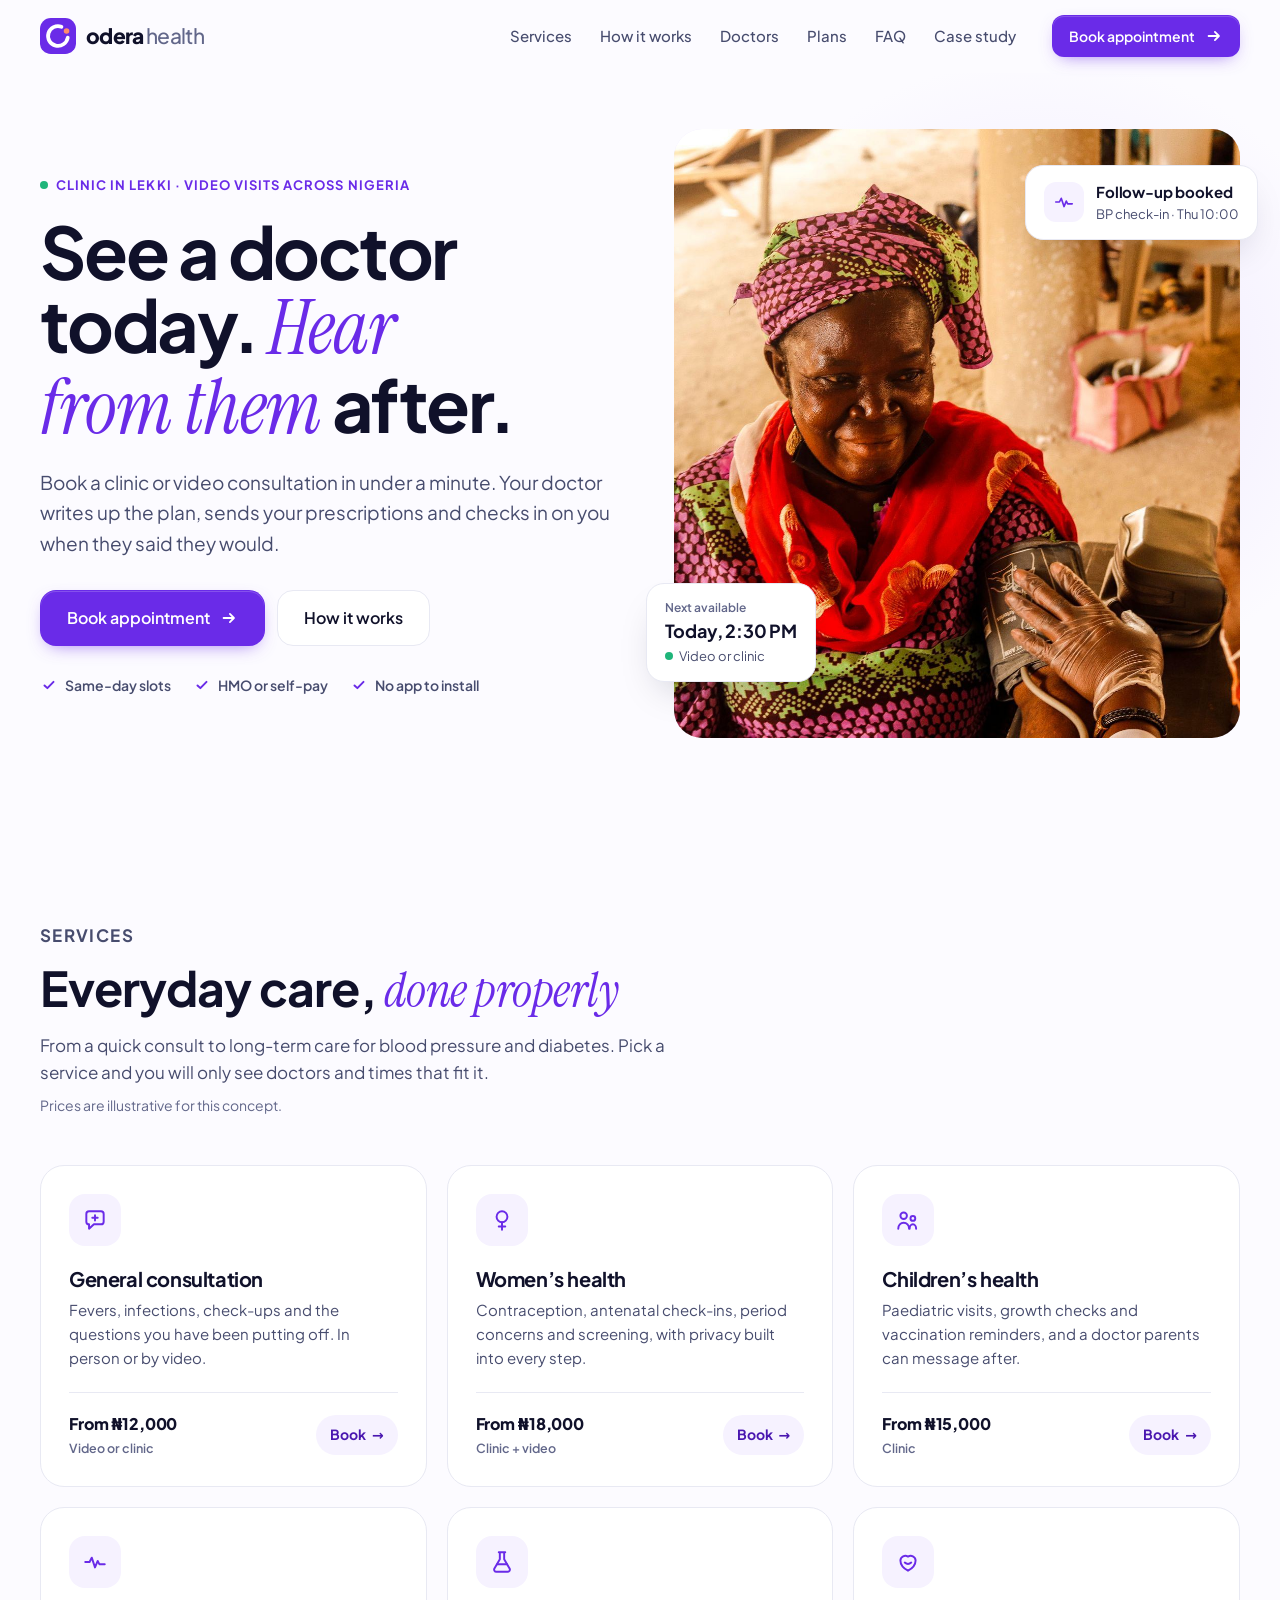
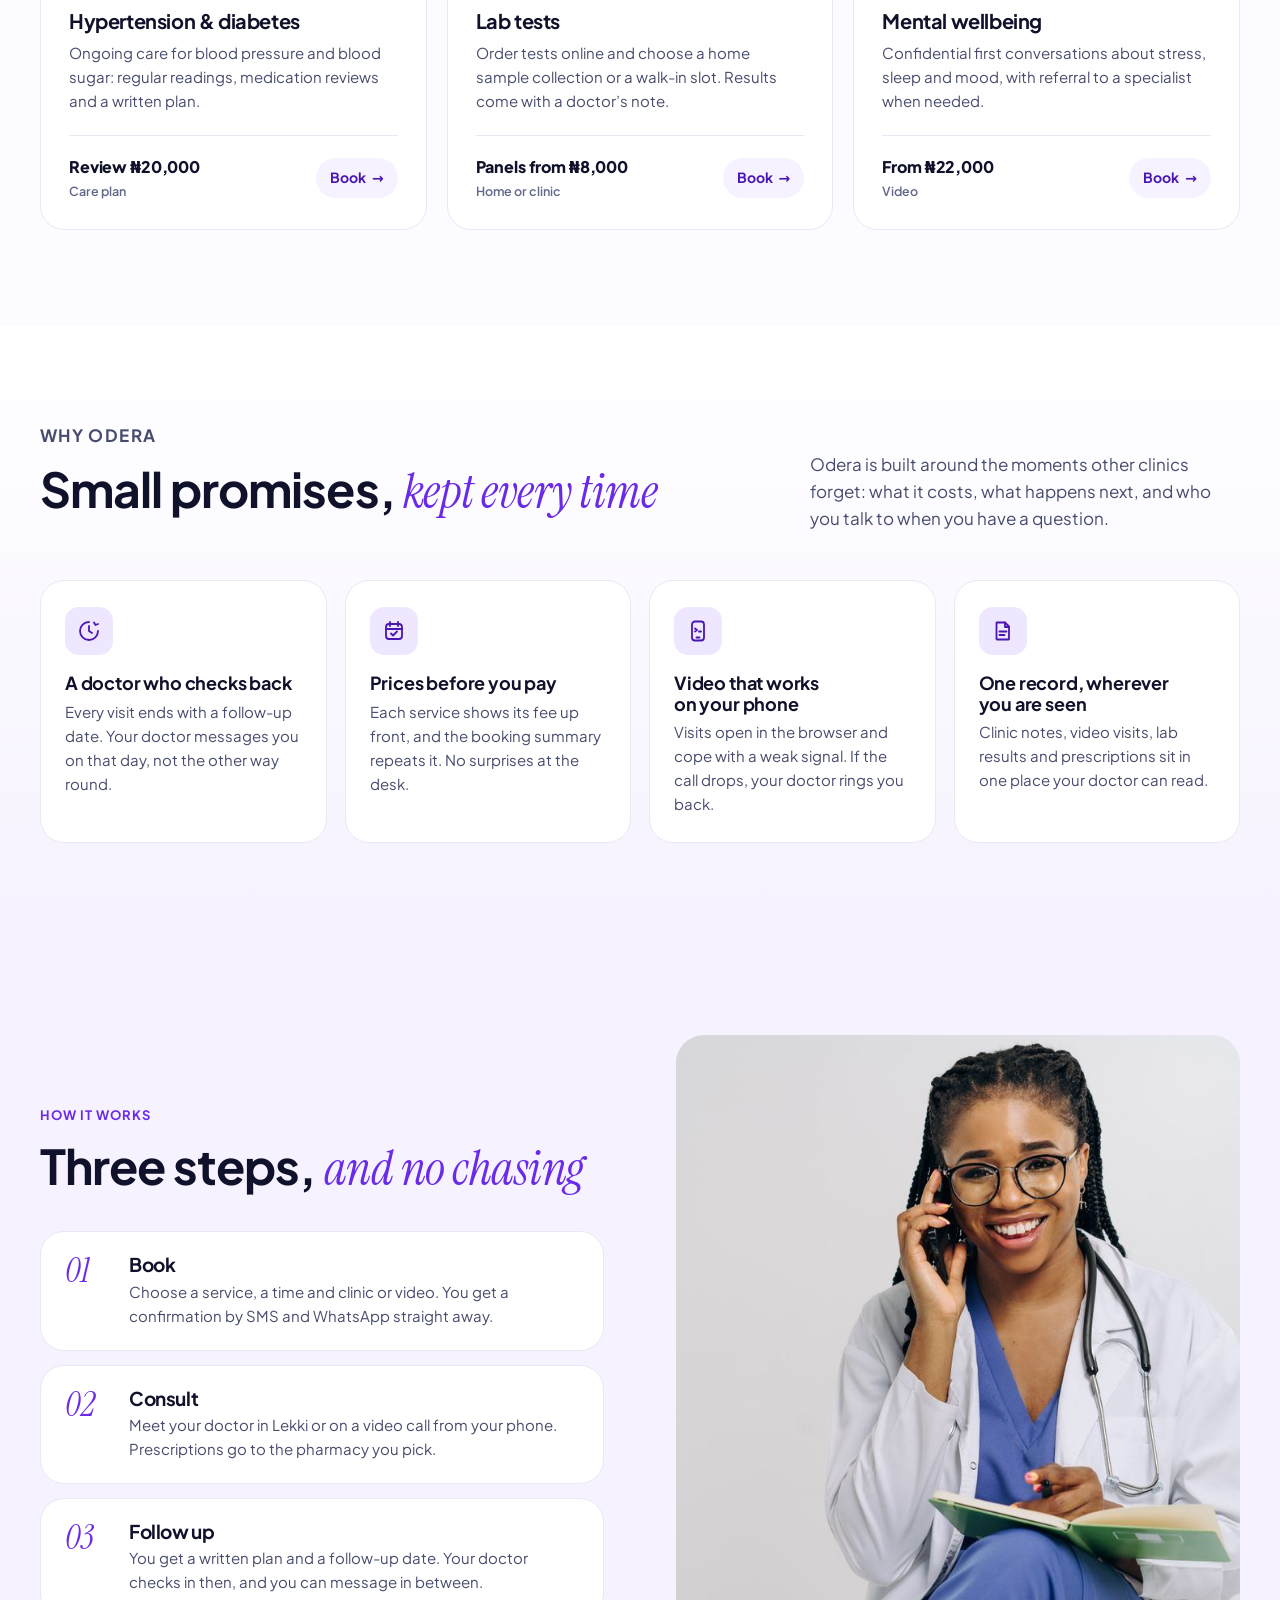
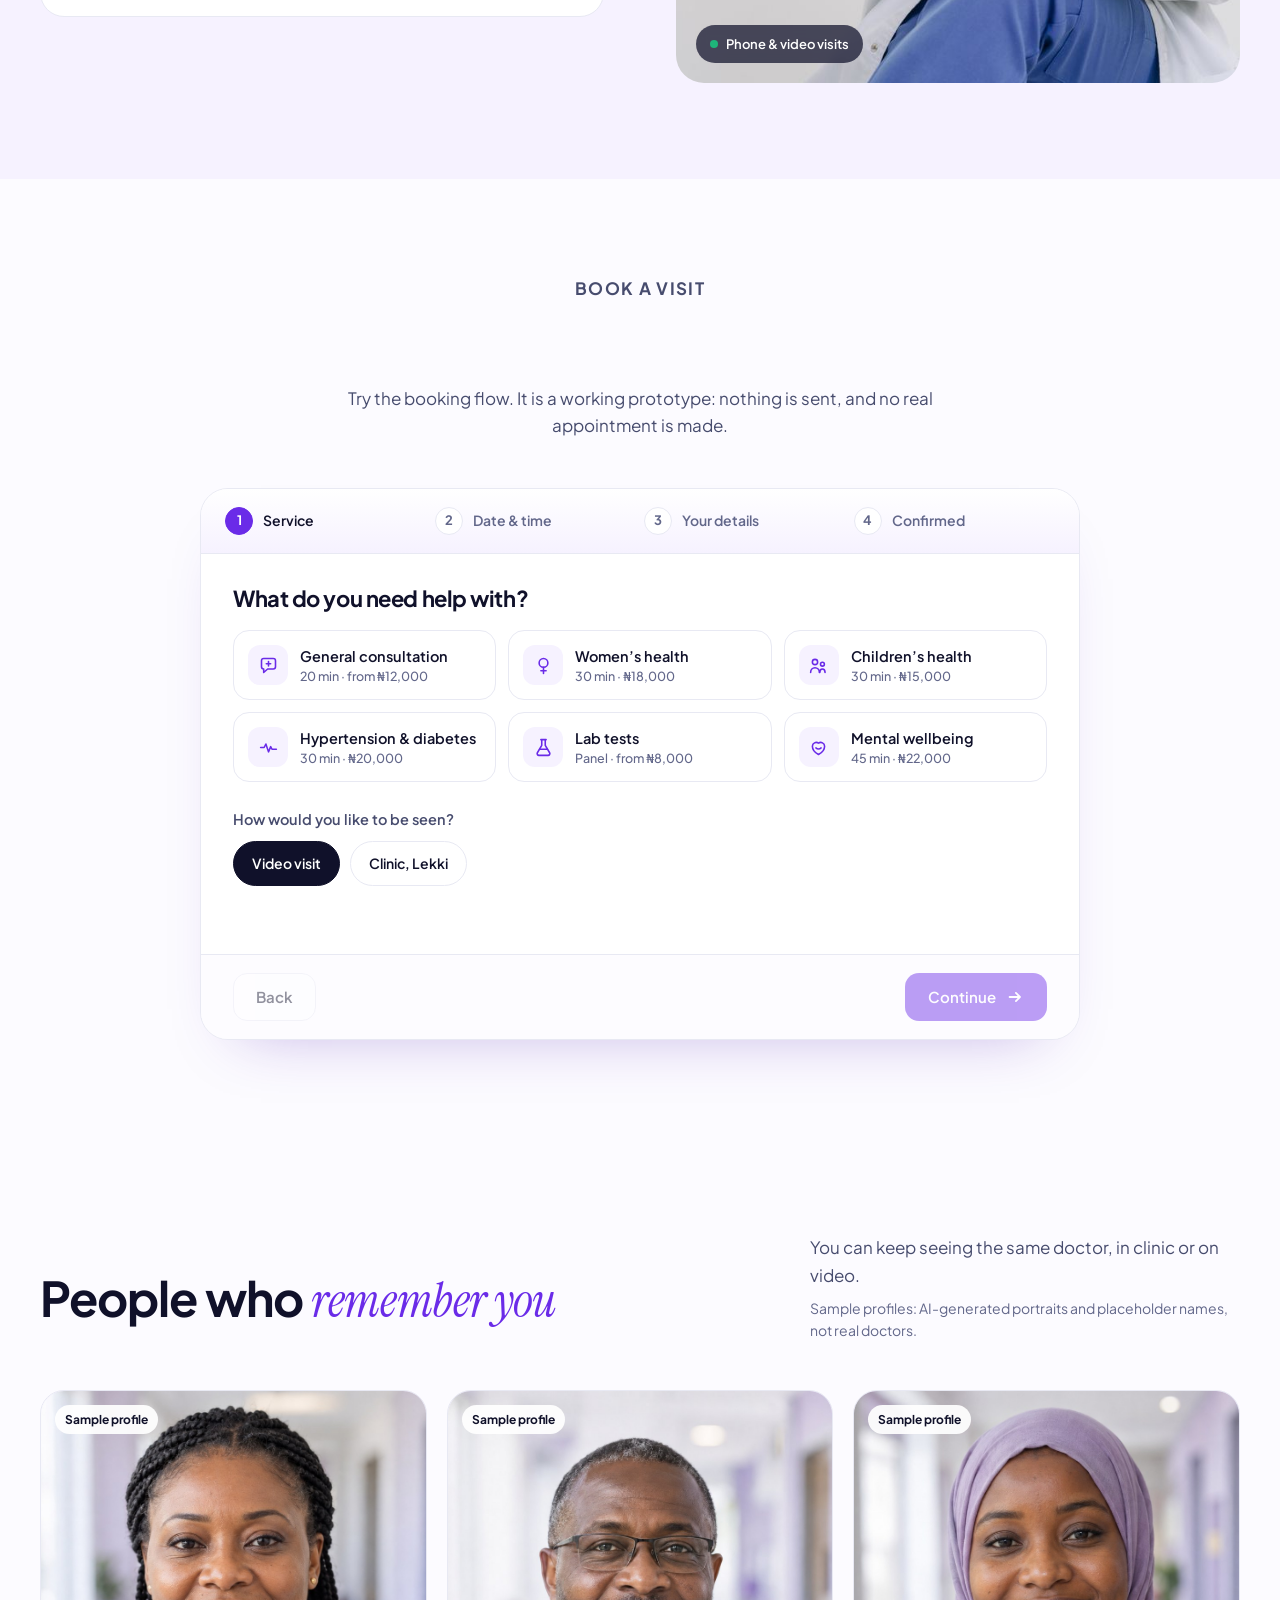
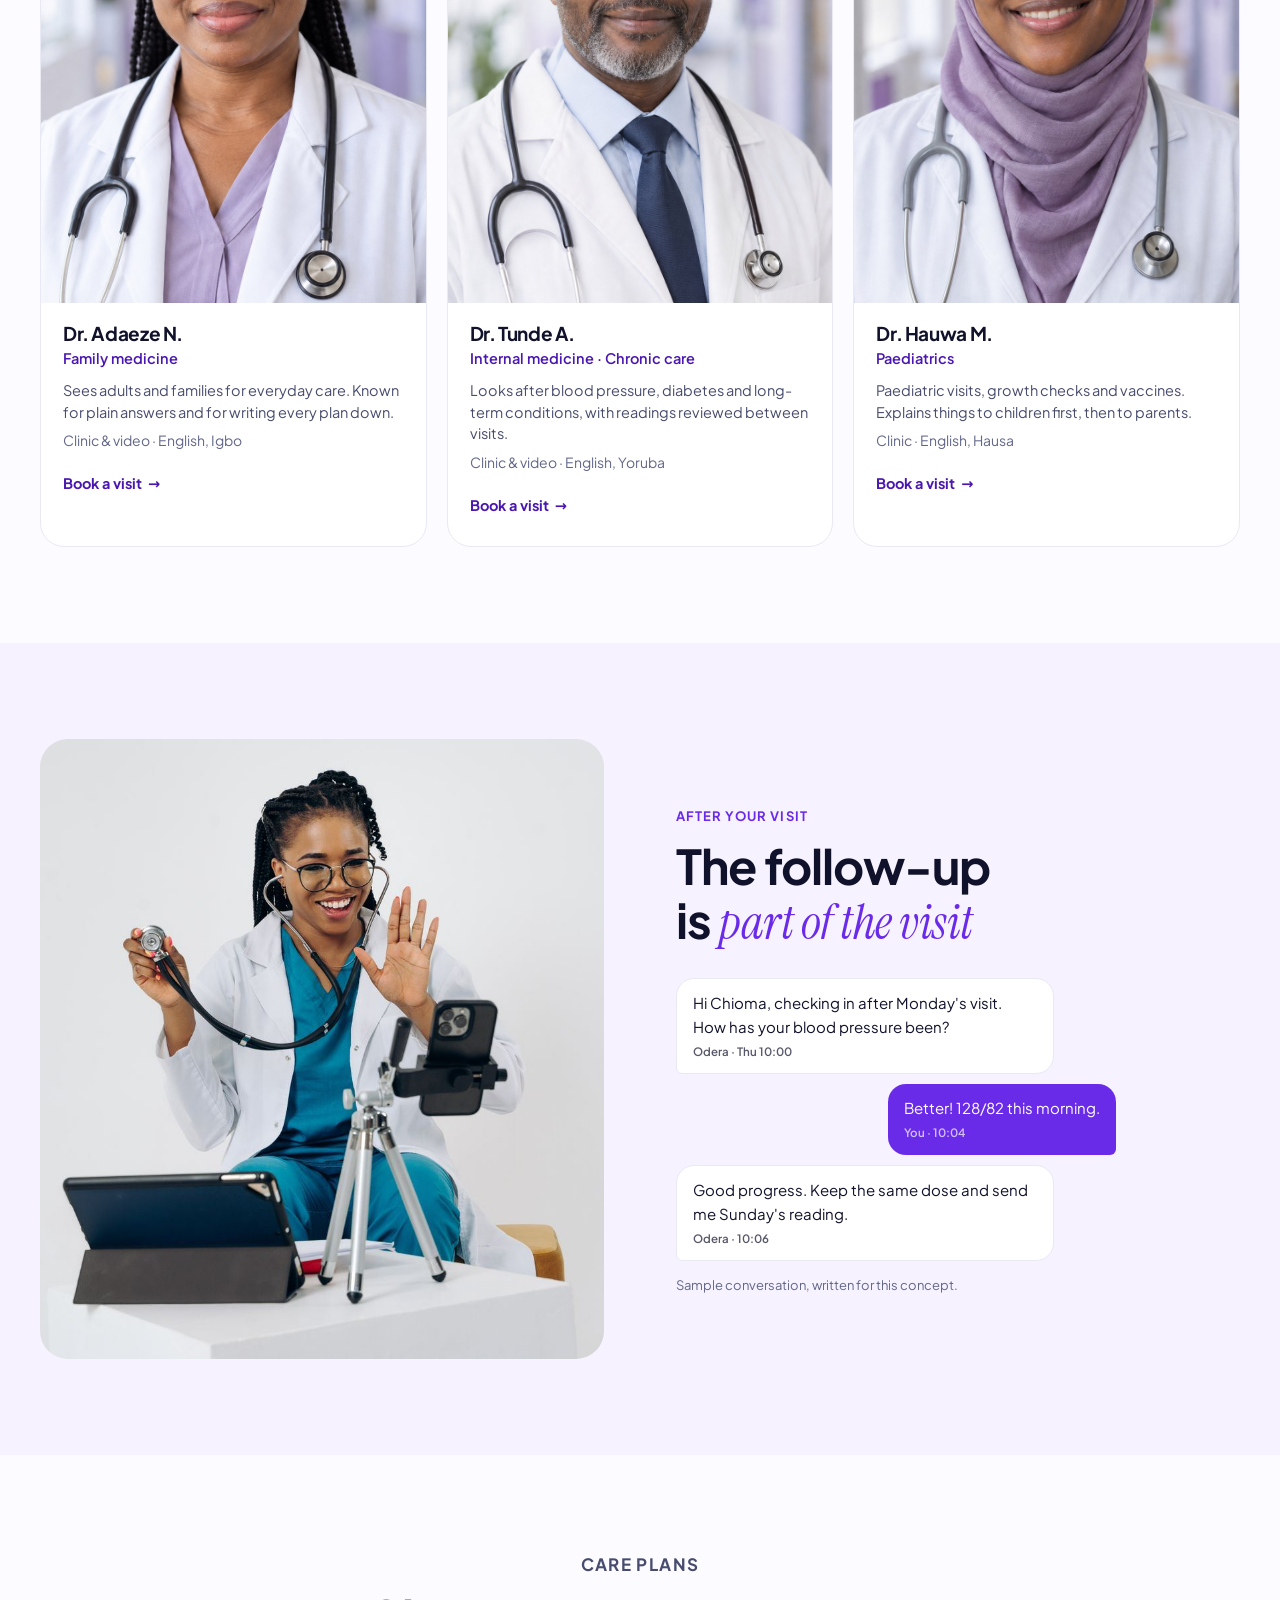
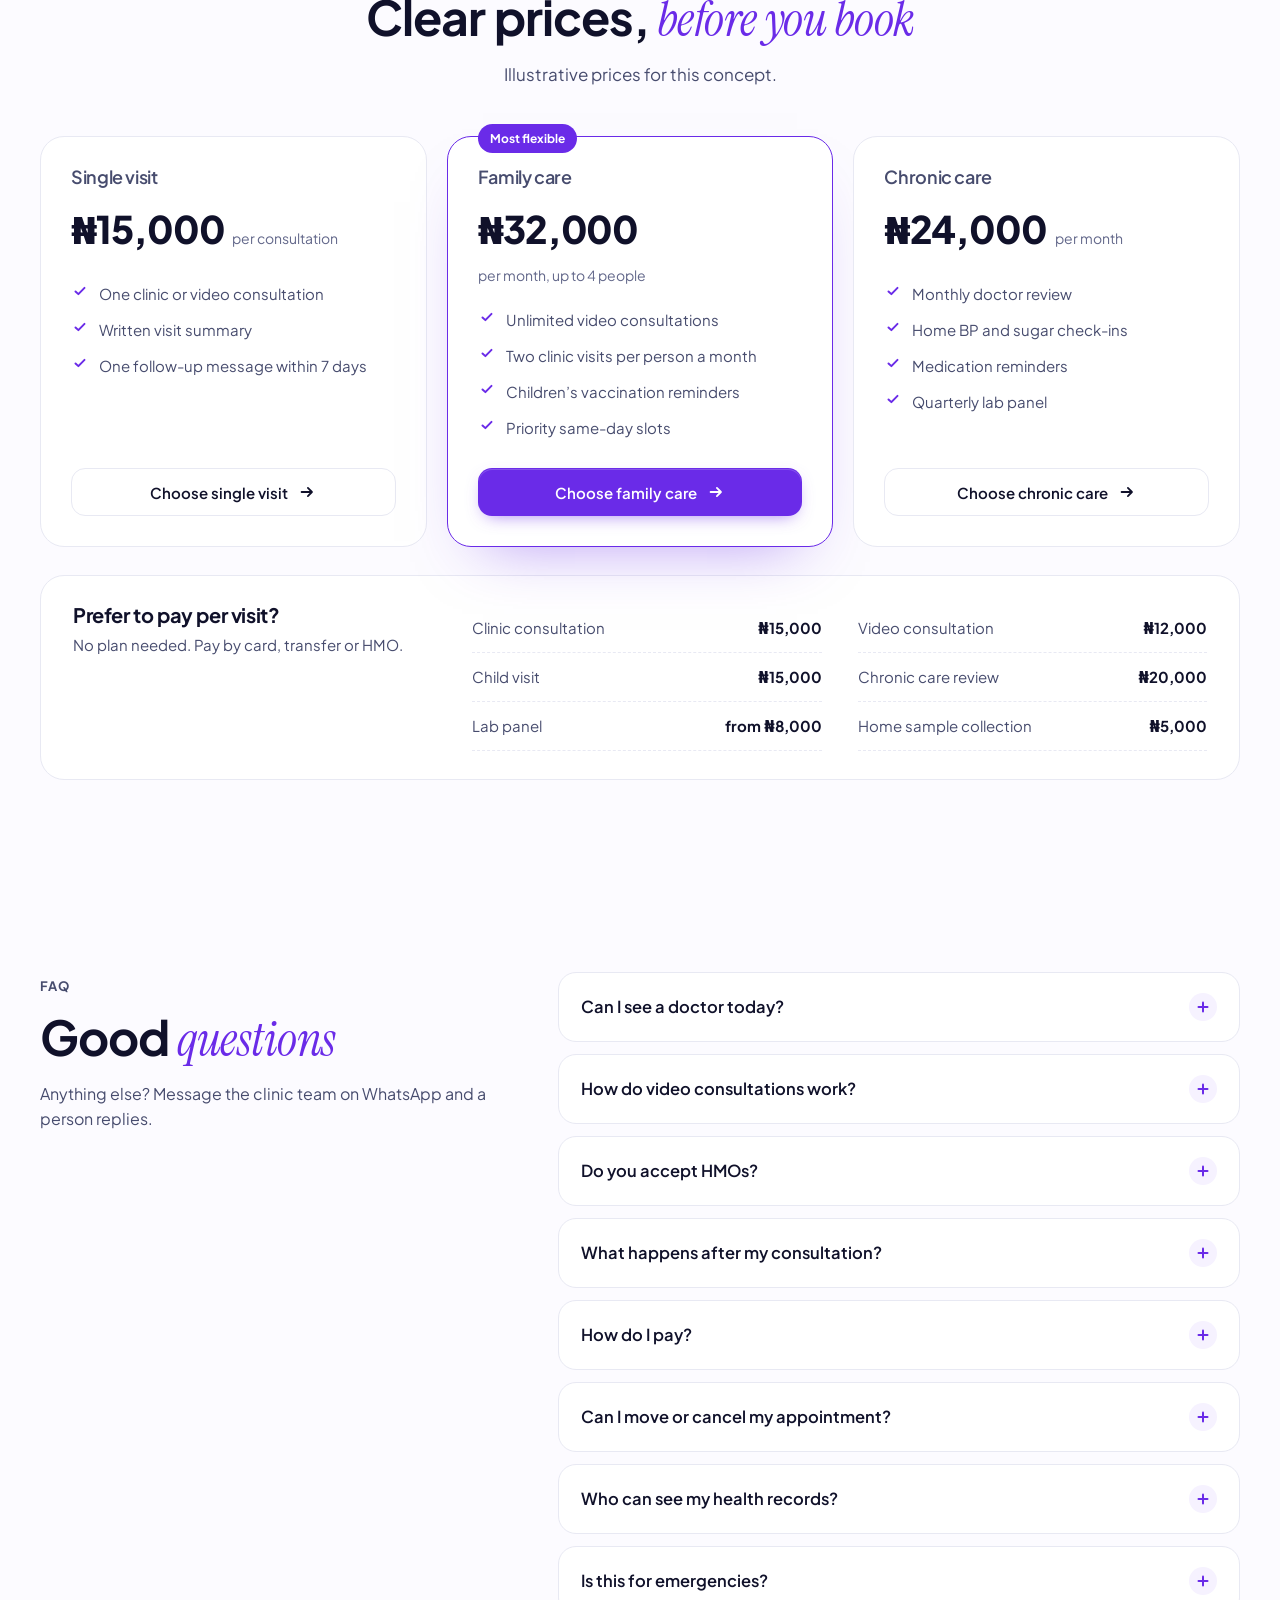
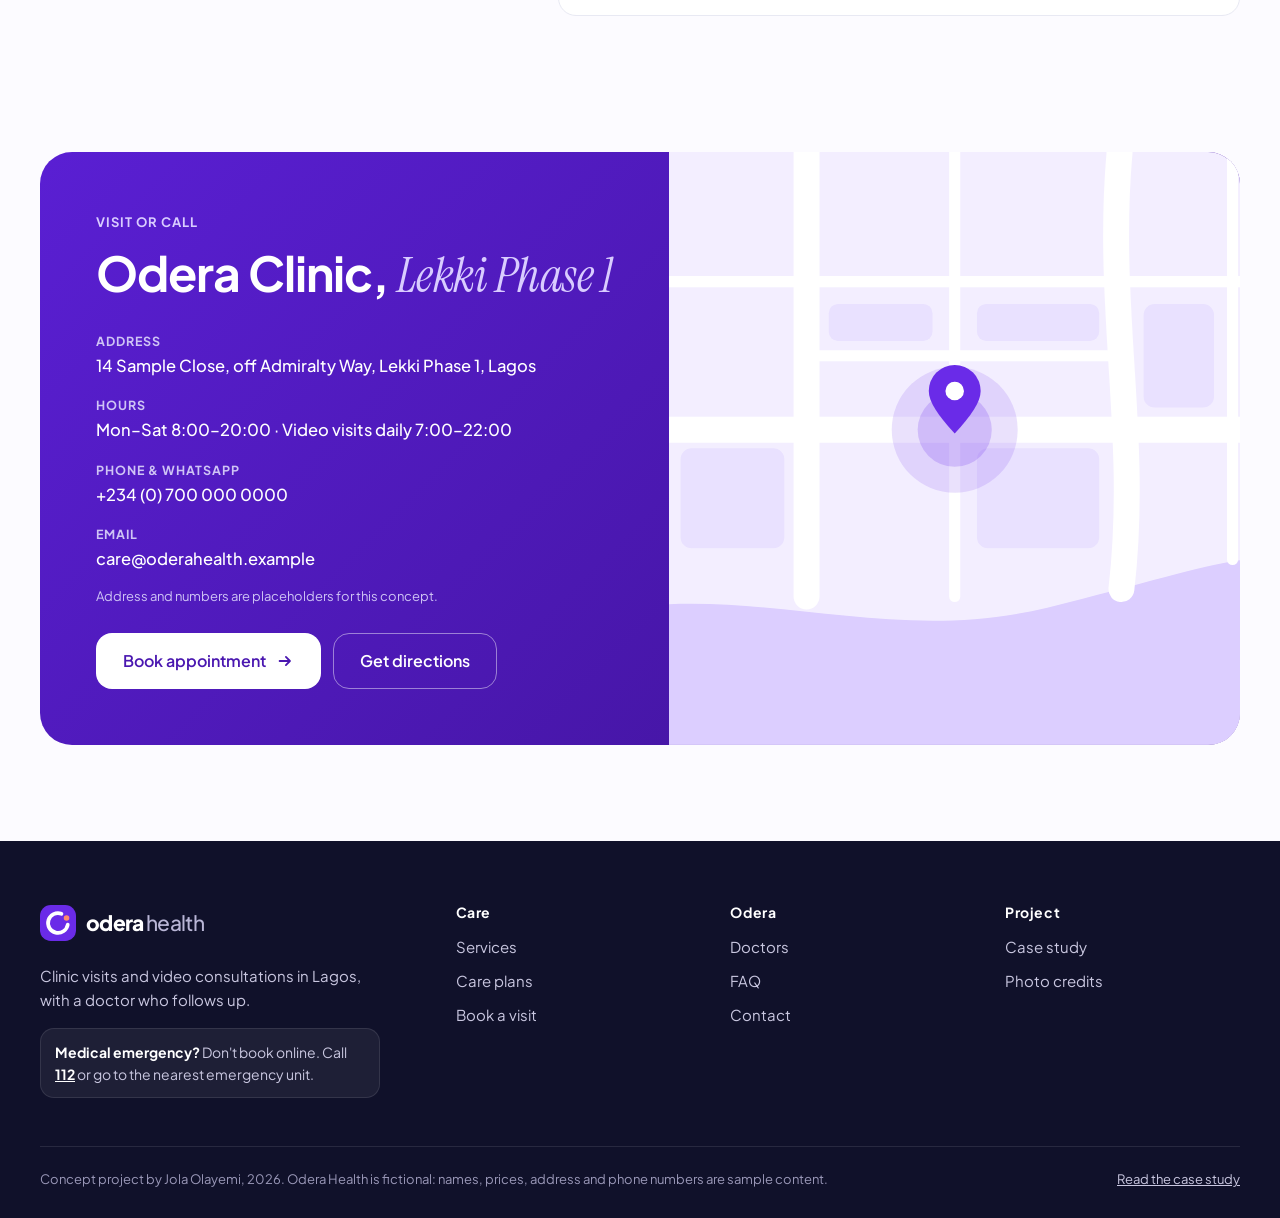
<file: index.html>
<!doctype html>
<html lang="en-NG">
<head>
<meta charset="utf-8">
<meta name="viewport" content="width=device-width, initial-scale=1">
<title>Odera Health · Clinic and video care in Lagos · Concept by Jola Olayemi</title>
<meta name="description" content="Odera Health is a concept website by Jola Olayemi: a Lagos clinic and telehealth service with online booking, care plans and follow-up.">
<meta name="theme-color" content="#6A2BE8">
<link rel="icon" href="favicon.svg" type="image/svg+xml">
<link rel="preload" href="assets/fonts/PlusJakartaSans-normal-400_800.woff2" as="font" type="font/woff2" crossorigin>
<link rel="stylesheet" href="assets/styles.css?v=8">
<script src="assets/app.js?v=4"></script>
</head>
<body>
<a class="skip" href="#main">Skip to content</a>
<header class="site-header" id="top">
  <div class="wrap nav">
    <a class="brand " href="index.html#top" aria-label="Odera Health home"><svg class="mark" viewBox="0 0 40 40" aria-hidden="true"><rect width="40" height="40" rx="12" fill="#6A2BE8"/><path d="M23.8 9.7A11 11 0 1 0 30.8 21.9" fill="none" stroke="#fff" stroke-width="4.2" stroke-linecap="round"/><circle cx="29.5" cy="14.4" r="3.1" fill="#FF8A6B"/></svg><span class="word">odera<span>health</span></span></a>
    <nav aria-label="Main">
      <ul class="nav-links" id="navLinks">
        <li><a href="index.html#services">Services</a></li>
        <li><a href="index.html#how">How it works</a></li>
        <li><a href="index.html#team">Doctors</a></li>
        <li><a href="index.html#plans">Plans</a></li>
        <li><a href="index.html#faq">FAQ</a></li>
        <li><a href="case-study.html">Case study</a></li>
      </ul>
    </nav>
    <a class="btn btn-primary btn-sm nav-cta" href="index.html#book"><span>Book appointment</span><svg class="arr" viewBox="0 0 20 20" aria-hidden="true"><path d="M4 10h11m-4-4.5L15.5 10 11 14.5" fill="none" stroke="currentColor" stroke-width="2" stroke-linecap="round" stroke-linejoin="round"/></svg></a>
    <button class="menu-btn" id="menuBtn" aria-expanded="false" aria-controls="navLinks" aria-label="Open menu"><span></span><span></span></button>
  </div>
</header>
<main id="main">
<section class="hero">
  <div class="wrap hero-grid">
    <div class="hero-copy">
      <p class="eyebrow reveal"><span class="pulse" aria-hidden="true"></span> Clinic in Lekki · Video visits across Nigeria</p>
      <h1 class="reveal" style="--d:80ms">See a doctor today. <em>Hear from them</em> after.</h1>
      <p class="lede reveal" style="--d:160ms">Book a clinic or video consultation in under a minute. Your doctor writes up the plan, sends your prescriptions and checks in on you when they said they would.</p>
      <div class="hero-ctas reveal" style="--d:240ms">
        <a class="btn btn-primary btn-lg" href="#book"><span>Book appointment</span><svg class="arr" viewBox="0 0 20 20" aria-hidden="true"><path d="M4 10h11m-4-4.5L15.5 10 11 14.5" fill="none" stroke="currentColor" stroke-width="2" stroke-linecap="round" stroke-linejoin="round"/></svg></a>
        <a class="btn btn-ghost btn-lg" href="#how"><span>How it works</span></a>
      </div>
      <ul class="hero-points reveal" style="--d:320ms">
        <li><svg viewBox="0 0 20 20" aria-hidden="true"><path d="M5 10.5l3.2 3L15 6.5" fill="none" stroke="currentColor" stroke-width="2.2" stroke-linecap="round" stroke-linejoin="round"/></svg>Same-day slots</li><li><svg viewBox="0 0 20 20" aria-hidden="true"><path d="M5 10.5l3.2 3L15 6.5" fill="none" stroke="currentColor" stroke-width="2.2" stroke-linecap="round" stroke-linejoin="round"/></svg>HMO or self-pay</li><li><svg viewBox="0 0 20 20" aria-hidden="true"><path d="M5 10.5l3.2 3L15 6.5" fill="none" stroke="currentColor" stroke-width="2.2" stroke-linecap="round" stroke-linejoin="round"/></svg>No app to install</li>
      </ul>
    </div>
    <div class="hero-media reveal" style="--d:120ms">
      <div class="hero-photo"><img src="assets/img/hero.jpg" alt="A doctor measuring an older woman's blood pressure at a clinic" width="1800" height="1198" fetchpriority="high"></div>
      <div class="float-card fc-slot" aria-hidden="true">
        <p class="fc-label">Next available</p>
        <p class="fc-title">Today, 2:30 PM</p>
        <p class="fc-sub"><span class="live"></span>Video or clinic</p>
      </div>
      <div class="float-card fc-follow" aria-hidden="true">
        <div class="fc-ic"><svg class="ic" viewBox="0 0 24 24" aria-hidden="true"><g fill="none" stroke="currentColor" stroke-width="1.8" stroke-linecap="round" stroke-linejoin="round"><path d="M3 12h4l2-4 3 9 2.5-6 1.5 3H21"/></g></svg></div>
        <div><p class="fc-title sm">Follow-up booked</p><p class="fc-sub">BP check-in · Thu 10:00</p></div>
      </div>
    </div>
  </div>
</section>

<section class="section" id="services" aria-labelledby="svc-h">
  <div class="wrap">
    <div class="sec-head">
      <p class="eyebrow reveal">Services</p>
      <h2 id="svc-h" class="reveal">Everyday care, <em>done properly</em></h2>
      <p class="reveal">From a quick consult to long-term care for blood pressure and diabetes. Pick a service and you will only see doctors and times that fit it. <span class="note">Prices are illustrative for this concept.</span></p>
    </div>
    <div class="svc-grid"><article class="svc reveal" style="--d:0ms">
  <div class="svc-ic"><svg class="ic" viewBox="0 0 24 24" aria-hidden="true"><g fill="none" stroke="currentColor" stroke-width="1.8" stroke-linecap="round" stroke-linejoin="round"><path d="M4 6.5A2.5 2.5 0 0 1 6.5 4h11A2.5 2.5 0 0 1 20 6.5v7a2.5 2.5 0 0 1-2.5 2.5H11l-4.5 4v-4h0A2.5 2.5 0 0 1 4 13.5z"/><path d="M12 7.5v5M9.5 10h5"/></g></svg></div>
  <h3>General consultation</h3><p>Fevers, infections, check-ups and the questions you have been putting off. In person or by video.</p>
  <div class="svc-foot"><span class="svc-price">From ₦12,000<small>Video or clinic</small></span><a href="#book" class="svc-link" data-service="General consultation" aria-label="Book General consultation">Book <span aria-hidden="true">→</span></a></div>
</article>
<article class="svc reveal" style="--d:60ms">
  <div class="svc-ic"><svg class="ic" viewBox="0 0 24 24" aria-hidden="true"><g fill="none" stroke="currentColor" stroke-width="1.8" stroke-linecap="round" stroke-linejoin="round"><circle cx="12" cy="9" r="5"/><path d="M12 14v7M9 18h6"/></g></svg></div>
  <h3>Women’s health</h3><p>Contraception, antenatal check-ins, period concerns and screening, with privacy built into every step.</p>
  <div class="svc-foot"><span class="svc-price">From ₦18,000<small>Clinic + video</small></span><a href="#book" class="svc-link" data-service="Women’s health" aria-label="Book Women’s health">Book <span aria-hidden="true">→</span></a></div>
</article>
<article class="svc reveal" style="--d:120ms">
  <div class="svc-ic"><svg class="ic" viewBox="0 0 24 24" aria-hidden="true"><g fill="none" stroke="currentColor" stroke-width="1.8" stroke-linecap="round" stroke-linejoin="round"><circle cx="8" cy="8" r="3"/><circle cx="16.5" cy="10.5" r="2.2"/><path d="M3 20c0-3 2.2-5.5 5-5.5s5 2.5 5 5.5M13.5 20c0-2.2 1.3-4 3-4s3 1.8 3 4"/></g></svg></div>
  <h3>Children’s health</h3><p>Paediatric visits, growth checks and vaccination reminders, and a doctor parents can message after.</p>
  <div class="svc-foot"><span class="svc-price">From ₦15,000<small>Clinic</small></span><a href="#book" class="svc-link" data-service="Children’s health" aria-label="Book Children’s health">Book <span aria-hidden="true">→</span></a></div>
</article>
<article class="svc reveal" style="--d:180ms">
  <div class="svc-ic"><svg class="ic" viewBox="0 0 24 24" aria-hidden="true"><g fill="none" stroke="currentColor" stroke-width="1.8" stroke-linecap="round" stroke-linejoin="round"><path d="M3 12h4l2-4 3 9 2.5-6 1.5 3H21"/></g></svg></div>
  <h3>Hypertension & diabetes</h3><p>Ongoing care for blood pressure and blood sugar: regular readings, medication reviews and a written plan.</p>
  <div class="svc-foot"><span class="svc-price">Review ₦20,000<small>Care plan</small></span><a href="#book" class="svc-link" data-service="Hypertension & diabetes" aria-label="Book Hypertension &amp; diabetes">Book <span aria-hidden="true">→</span></a></div>
</article>
<article class="svc reveal" style="--d:240ms">
  <div class="svc-ic"><svg class="ic" viewBox="0 0 24 24" aria-hidden="true"><g fill="none" stroke="currentColor" stroke-width="1.8" stroke-linecap="round" stroke-linejoin="round"><path d="M9 3h6M10 3v6.5L5 18a2 2 0 0 0 1.8 3h10.4A2 2 0 0 0 19 18l-5-8.5V3"/><path d="M7.5 14h9"/></g></svg></div>
  <h3>Lab tests</h3><p>Order tests online and choose a home sample collection or a walk-in slot. Results come with a doctor’s note.</p>
  <div class="svc-foot"><span class="svc-price">Panels from ₦8,000<small>Home or clinic</small></span><a href="#book" class="svc-link" data-service="Lab tests" aria-label="Book Lab tests">Book <span aria-hidden="true">→</span></a></div>
</article>
<article class="svc reveal" style="--d:300ms">
  <div class="svc-ic"><svg class="ic" viewBox="0 0 24 24" aria-hidden="true"><g fill="none" stroke="currentColor" stroke-width="1.8" stroke-linecap="round" stroke-linejoin="round"><path d="M12 20c-4.5-2.5-7-6-7-9.5A4.5 4.5 0 0 1 12 7a4.5 4.5 0 0 1 7 3.5c0 3.5-2.5 7-7 9.5z"/><path d="M9 12.5c1 .9 2 1.3 3 1.3s2-.4 3-1.3"/></g></svg></div>
  <h3>Mental wellbeing</h3><p>Confidential first conversations about stress, sleep and mood, with referral to a specialist when needed.</p>
  <div class="svc-foot"><span class="svc-price">From ₦22,000<small>Video</small></span><a href="#book" class="svc-link" data-service="Mental wellbeing" aria-label="Book Mental wellbeing">Book <span aria-hidden="true">→</span></a></div>
</article></div>
  </div>
</section>

<section class="section why" id="why" aria-labelledby="why-h">
  <div class="wrap">
    <div class="sec-head split">
      <div><p class="eyebrow reveal">Why Odera</p><h2 id="why-h" class="reveal">Small promises, <em>kept every time</em></h2></div>
      <p class="reveal">Odera is built around the moments other clinics forget: what it costs, what happens next, and who you talk to when you have a question.</p>
    </div>
    <ul class="why-grid"><li class="why-card reveal" style="--d:0ms"><span class="why-ic"><svg class="ic" viewBox="0 0 24 24" aria-hidden="true"><g fill="none" stroke="currentColor" stroke-width="1.8" stroke-linecap="round" stroke-linejoin="round"><path d="M12 3a9 9 0 1 0 9 9"/><path d="M12 7v5l3 2"/><path d="M17 3.5l1.5 2.5 2.5-1"/></g></svg></span><div><h3>A doctor who checks back</h3><p>Every visit ends with a follow-up date. Your doctor messages you on that day, not the other way round.</p></div></li><li class="why-card reveal" style="--d:70ms"><span class="why-ic"><svg class="ic" viewBox="0 0 24 24" aria-hidden="true"><g fill="none" stroke="currentColor" stroke-width="1.8" stroke-linecap="round" stroke-linejoin="round"><rect x="4" y="5" width="16" height="15" rx="3"/><path d="M8 3v4M16 3v4M4 10h16"/><path d="M9 14.5l2 2 4-4"/></g></svg></span><div><h3>Prices before you pay</h3><p>Each service shows its fee up front, and the booking summary repeats it. No surprises at the desk.</p></div></li><li class="why-card reveal" style="--d:140ms"><span class="why-ic"><svg class="ic" viewBox="0 0 24 24" aria-hidden="true"><g fill="none" stroke="currentColor" stroke-width="1.8" stroke-linecap="round" stroke-linejoin="round"><rect x="6" y="2.5" width="12" height="19" rx="3"/><path d="M10.5 18.5h3"/><path d="M9 9.5l2 1.5-2 1.5M13 12.5h2"/></g></svg></span><div><h3>Video that works on your phone</h3><p>Visits open in the browser and cope with a weak signal. If the call drops, your doctor rings you back.</p></div></li><li class="why-card reveal" style="--d:210ms"><span class="why-ic"><svg class="ic" viewBox="0 0 24 24" aria-hidden="true"><g fill="none" stroke="currentColor" stroke-width="1.8" stroke-linecap="round" stroke-linejoin="round"><path d="M6 3.5h8l4 4V20a.5.5 0 0 1-.5.5h-11.5A.5.5 0 0 1 5.5 20V4a.5.5 0 0 1 .5-.5z"/><path d="M14 3.5V8h4"/><path d="M8.5 12.5h7M8.5 16h5"/></g></svg></span><div><h3>One record, wherever you are seen</h3><p>Clinic notes, video visits, lab results and prescriptions sit in one place your doctor can read.</p></div></li></ul>
  </div>
</section>

<section class="section how" id="how" aria-labelledby="how-h">
  <div class="wrap how-grid">
    <div class="how-copy">
      <p class="eyebrow reveal">How it works</p>
      <h2 id="how-h" class="reveal">Three steps, <em>and no chasing</em></h2>
      <ol class="steps">
        <li class="step reveal"><span class="num">01</span><div><h3>Book</h3><p>Choose a service, a time and clinic or video. You get a confirmation by SMS and WhatsApp straight away.</p></div></li>
        <li class="step reveal" style="--d:80ms"><span class="num">02</span><div><h3>Consult</h3><p>Meet your doctor in Lekki or on a video call from your phone. Prescriptions go to the pharmacy you pick.</p></div></li>
        <li class="step reveal" style="--d:160ms"><span class="num">03</span><div><h3>Follow up</h3><p>You get a written plan and a follow-up date. Your doctor checks in then, and you can message in between.</p></div></li>
      </ol>
    </div>
    <div class="how-media reveal">
      <img src="assets/img/tele.jpg" alt="A smiling doctor in a white coat talking on her phone" loading="lazy" width="1200" height="800">
      <div class="call-chip" aria-hidden="true"><span class="live"></span> Phone &amp; video visits</div>
    </div>
  </div>
</section>

<section class="section" id="book" aria-labelledby="book-h">
  <div class="wrap">
    <div class="sec-head center">
      <p class="eyebrow reveal">Book a visit</p>
      <h2 id="book-h" class="reveal">Your appointment <em>in four taps</em></h2>
      <p class="reveal">Try the booking flow. It is a working prototype: nothing is sent, and no real appointment is made.</p>
    </div>
    <div class="booker reveal" id="booker">
      <ol class="bk-progress" aria-label="Booking steps">
        <li class="on" data-p="1"><span>1</span><b>Service</b></li>
        <li data-p="2"><span>2</span><b>Date &amp; time</b></li>
        <li data-p="3"><span>3</span><b>Your details</b></li>
        <li data-p="4"><span>4</span><b>Confirmed</b></li>
      </ol>
      <div class="bk-body">
        <div class="bk-step on" data-step="1">
          <h3 class="bk-title">What do you need help with?</h3>
          <div class="opt-grid" role="radiogroup" aria-label="Service" id="svcOpts"></div>
          <fieldset class="mode">
            <legend>How would you like to be seen?</legend>
            <label class="seg"><input type="radio" name="mode" value="Video visit" checked><span>Video visit</span></label>
            <label class="seg"><input type="radio" name="mode" value="Clinic visit, Lekki"><span>Clinic, Lekki</span></label>
          </fieldset>
        </div>
        <div class="bk-step" data-step="2">
          <h3 class="bk-title">Pick a day and time</h3>
          <div class="days" id="days" role="radiogroup" aria-label="Day"></div>
          <div class="slots-wrap"><p class="slot-label">Morning</p><div class="slots" id="slotsAm" role="radiogroup" aria-label="Morning times"></div>
          <p class="slot-label">Afternoon</p><div class="slots" id="slotsPm" role="radiogroup" aria-label="Afternoon times"></div></div>
        </div>
        <div class="bk-step" data-step="3">
          <h3 class="bk-title">A few details</h3>
          <form class="details" id="details" novalidate>
            <div class="field"><label for="fName">Full name</label><input id="fName" name="name" autocomplete="name" placeholder="e.g. Chioma Bello" required></div>
            <div class="field"><label for="fPhone">Phone (for SMS / WhatsApp)</label><input id="fPhone" name="phone" inputmode="tel" autocomplete="tel" placeholder="080X XXX XXXX" required></div>
            <div class="field"><label for="fEmail">Email <span class="optl">(optional)</span></label><input id="fEmail" name="email" type="email" inputmode="email" autocomplete="email" placeholder="you@example.com"></div>
            <div class="field"><label for="fPay">Payment</label><select id="fPay" name="pay"><option>Pay myself</option><option>HMO</option><option>Odera care plan</option></select></div>
            <div class="field full"><label for="fNote">What's going on? <span class="optl">(optional)</span></label><textarea id="fNote" name="note" rows="3" placeholder="A sentence or two helps your doctor prepare."></textarea></div>
            <label class="check full"><input type="checkbox" id="fFirst" name="first"><span>This is my first visit to Odera</span></label>
            <p class="form-err" id="formErr" role="alert"></p>
          </form>
        </div>
        <div class="bk-step" data-step="4">
          <div class="done">
            <div class="done-ic" aria-hidden="true"><svg viewBox="0 0 20 20" aria-hidden="true"><path d="M5 10.5l3.2 3L15 6.5" fill="none" stroke="currentColor" stroke-width="2.2" stroke-linecap="round" stroke-linejoin="round"/></svg></div>
            <h3 class="bk-title">You're booked, <span id="cName">friend</span></h3>
            <p class="done-sub">Demo only: this is the screen a patient would see. No booking was made.</p>
            <dl class="summary">
              <div><dt>Service</dt><dd id="sSvc"></dd></div>
              <div><dt>When</dt><dd id="sWhen"></dd></div>
              <div><dt>Where</dt><dd id="sMode"></dd></div>
              <div><dt>Fee <small>(illustrative)</small></dt><dd id="sFee"></dd></div>
              <div><dt>Reference</dt><dd id="sRef"></dd></div>
            </dl>
            <p class="done-note">A confirmation and reminder would go to <b id="sPhone"></b>. Your doctor follows up after the visit.</p>
          </div>
        </div>
      </div>
      <div class="bk-nav">
        <button class="btn btn-ghost" id="bkBack" type="button" disabled><span>Back</span></button>
        <p class="bk-sum" id="bkSum" aria-live="polite"></p>
        <button class="btn btn-primary" id="bkNext" type="button" disabled><span>Continue</span><svg class="arr" viewBox="0 0 20 20" aria-hidden="true"><path d="M4 10h11m-4-4.5L15.5 10 11 14.5" fill="none" stroke="currentColor" stroke-width="2" stroke-linecap="round" stroke-linejoin="round"/></svg></button>
      </div>
    </div>
  </div>
</section>

<section class="section" id="team" aria-labelledby="team-h">
  <div class="wrap">
    <div class="sec-head split">
      <div><p class="eyebrow reveal">Doctors</p><h2 id="team-h" class="reveal">People who <em>remember you</em></h2></div>
      <p class="reveal">You can keep seeing the same doctor, in clinic or on video. <span class="note">Sample profiles: AI-generated portraits and placeholder names, not real doctors.</span></p>
    </div>
    <div class="team-grid"><article class="doc reveal" style="--d:0ms">
  <div class="doc-photo"><img src="assets/img/dr-1.jpg?v=2" alt="Portrait of a doctor (AI-generated, sample profile)" loading="lazy" width="900" height="1165" style="object-position:50% 20%"><span class="sample-tag">Sample profile</span></div>
  <div class="doc-body"><h3>Dr. Adaeze N.</h3><p class="role">Family medicine</p><p class="bio">Sees adults and families for everyday care. Known for plain answers and for writing every plan down.</p><p class="meta">Clinic & video · English, Igbo</p><a class="doc-link" href="#book">Book a visit <span aria-hidden="true">→</span></a></div>
</article>
<article class="doc reveal" style="--d:80ms">
  <div class="doc-photo"><img src="assets/img/dr-2.jpg?v=2" alt="Portrait of a doctor (AI-generated, sample profile)" loading="lazy" width="900" height="1350" style="object-position:50% 18%"><span class="sample-tag">Sample profile</span></div>
  <div class="doc-body"><h3>Dr. Tunde A.</h3><p class="role">Internal medicine · Chronic care</p><p class="bio">Looks after blood pressure, diabetes and long-term conditions, with readings reviewed between visits.</p><p class="meta">Clinic & video · English, Yoruba</p><a class="doc-link" href="#book">Book a visit <span aria-hidden="true">→</span></a></div>
</article>
<article class="doc reveal" style="--d:160ms">
  <div class="doc-photo"><img src="assets/img/dr-3.jpg?v=2" alt="Portrait of a doctor (AI-generated, sample profile)" loading="lazy" width="900" height="1125" style="object-position:50% 22%"><span class="sample-tag">Sample profile</span></div>
  <div class="doc-body"><h3>Dr. Hauwa M.</h3><p class="role">Paediatrics</p><p class="bio">Paediatric visits, growth checks and vaccines. Explains things to children first, then to parents.</p><p class="meta">Clinic · English, Hausa</p><a class="doc-link" href="#book">Book a visit <span aria-hidden="true">→</span></a></div>
</article></div>
  </div>
</section>

<section class="section follow" aria-labelledby="fol-h">
  <div class="wrap follow-grid">
    <div class="follow-media reveal"><img src="assets/img/followup.jpg" alt="A smiling doctor waving to a patient on a video call from her phone" loading="lazy" width="1400" height="933"></div>
    <div class="follow-copy">
      <p class="eyebrow reveal">After your visit</p>
      <h2 id="fol-h" class="reveal">The follow-up is <em>part of the visit</em></h2>
      <div class="msg-stack reveal" aria-label="Example follow-up messages (sample)">
        <div class="msg in"><p>Hi Chioma, checking in after Monday's visit. How has your blood pressure been?</p><span>Odera · Thu 10:00</span></div>
        <div class="msg out"><p>Better! 128/82 this morning.</p><span>You · 10:04</span></div>
        <div class="msg in"><p>Good progress. Keep the same dose and send me Sunday's reading.</p><span>Odera · 10:06</span></div>
      </div>
      <p class="tiny">Sample conversation, written for this concept.</p>
    </div>
  </div>
</section>

<section class="section" id="plans" aria-labelledby="plan-h">
  <div class="wrap">
    <div class="sec-head center">
      <p class="eyebrow reveal">Care plans</p>
      <h2 id="plan-h" class="reveal">Clear prices, <em>before you book</em></h2>
      <p class="reveal">Illustrative prices for this concept.</p>
    </div>
    <div class="plan-grid"><article class="plan reveal " style="--d:0ms">
  
  <h3>Single visit</h3><p class="price"><span>₦15,000</span> <small>per consultation</small></p>
  <ul><li><svg viewBox="0 0 20 20" aria-hidden="true"><path d="M5 10.5l3.2 3L15 6.5" fill="none" stroke="currentColor" stroke-width="2.2" stroke-linecap="round" stroke-linejoin="round"/></svg><span>One clinic or video consultation</span></li><li><svg viewBox="0 0 20 20" aria-hidden="true"><path d="M5 10.5l3.2 3L15 6.5" fill="none" stroke="currentColor" stroke-width="2.2" stroke-linecap="round" stroke-linejoin="round"/></svg><span>Written visit summary</span></li><li><svg viewBox="0 0 20 20" aria-hidden="true"><path d="M5 10.5l3.2 3L15 6.5" fill="none" stroke="currentColor" stroke-width="2.2" stroke-linecap="round" stroke-linejoin="round"/></svg><span>One follow-up message within 7 days</span></li></ul>
  <a class="btn btn-ghost btn-block" href="#book"><span>Choose single visit</span><svg class="arr" viewBox="0 0 20 20" aria-hidden="true"><path d="M4 10h11m-4-4.5L15.5 10 11 14.5" fill="none" stroke="currentColor" stroke-width="2" stroke-linecap="round" stroke-linejoin="round"/></svg></a>
</article>
<article class="plan reveal featured" style="--d:80ms">
  <span class="plan-badge">Most flexible</span>
  <h3>Family care</h3><p class="price"><span>₦32,000</span> <small>per month, up to 4 people</small></p>
  <ul><li><svg viewBox="0 0 20 20" aria-hidden="true"><path d="M5 10.5l3.2 3L15 6.5" fill="none" stroke="currentColor" stroke-width="2.2" stroke-linecap="round" stroke-linejoin="round"/></svg><span>Unlimited video consultations</span></li><li><svg viewBox="0 0 20 20" aria-hidden="true"><path d="M5 10.5l3.2 3L15 6.5" fill="none" stroke="currentColor" stroke-width="2.2" stroke-linecap="round" stroke-linejoin="round"/></svg><span>Two clinic visits per person a month</span></li><li><svg viewBox="0 0 20 20" aria-hidden="true"><path d="M5 10.5l3.2 3L15 6.5" fill="none" stroke="currentColor" stroke-width="2.2" stroke-linecap="round" stroke-linejoin="round"/></svg><span>Children’s vaccination reminders</span></li><li><svg viewBox="0 0 20 20" aria-hidden="true"><path d="M5 10.5l3.2 3L15 6.5" fill="none" stroke="currentColor" stroke-width="2.2" stroke-linecap="round" stroke-linejoin="round"/></svg><span>Priority same-day slots</span></li></ul>
  <a class="btn btn-primary btn-block" href="#book"><span>Choose family care</span><svg class="arr" viewBox="0 0 20 20" aria-hidden="true"><path d="M4 10h11m-4-4.5L15.5 10 11 14.5" fill="none" stroke="currentColor" stroke-width="2" stroke-linecap="round" stroke-linejoin="round"/></svg></a>
</article>
<article class="plan reveal " style="--d:160ms">
  
  <h3>Chronic care</h3><p class="price"><span>₦24,000</span> <small>per month</small></p>
  <ul><li><svg viewBox="0 0 20 20" aria-hidden="true"><path d="M5 10.5l3.2 3L15 6.5" fill="none" stroke="currentColor" stroke-width="2.2" stroke-linecap="round" stroke-linejoin="round"/></svg><span>Monthly doctor review</span></li><li><svg viewBox="0 0 20 20" aria-hidden="true"><path d="M5 10.5l3.2 3L15 6.5" fill="none" stroke="currentColor" stroke-width="2.2" stroke-linecap="round" stroke-linejoin="round"/></svg><span>Home BP and sugar check-ins</span></li><li><svg viewBox="0 0 20 20" aria-hidden="true"><path d="M5 10.5l3.2 3L15 6.5" fill="none" stroke="currentColor" stroke-width="2.2" stroke-linecap="round" stroke-linejoin="round"/></svg><span>Medication reminders</span></li><li><svg viewBox="0 0 20 20" aria-hidden="true"><path d="M5 10.5l3.2 3L15 6.5" fill="none" stroke="currentColor" stroke-width="2.2" stroke-linecap="round" stroke-linejoin="round"/></svg><span>Quarterly lab panel</span></li></ul>
  <a class="btn btn-ghost btn-block" href="#book"><span>Choose chronic care</span><svg class="arr" viewBox="0 0 20 20" aria-hidden="true"><path d="M4 10h11m-4-4.5L15.5 10 11 14.5" fill="none" stroke="currentColor" stroke-width="2" stroke-linecap="round" stroke-linejoin="round"/></svg></a>
</article></div>
    <div class="ppv reveal">
      <div class="ppv-head"><h3>Prefer to pay per visit?</h3><p>No plan needed. Pay by card, transfer or HMO.</p></div>
      <ul class="ppv-list"><li><span>Clinic consultation</span><b>₦15,000</b></li><li><span>Video consultation</span><b>₦12,000</b></li><li><span>Child visit</span><b>₦15,000</b></li><li><span>Chronic care review</span><b>₦20,000</b></li><li><span>Lab panel</span><b>from ₦8,000</b></li><li><span>Home sample collection</span><b>₦5,000</b></li></ul>
    </div>
  </div>
</section>

<section class="section faq" id="faq" aria-labelledby="faq-h">
  <div class="wrap faq-grid">
    <div><p class="eyebrow reveal">FAQ</p><h2 id="faq-h" class="reveal">Good <em>questions</em></h2><p class="reveal">Anything else? Message the clinic team on WhatsApp and a person replies.</p></div>
    <div class="faq-list"><details class="faq-item reveal"><summary><span>Can I see a doctor today?</span><span class="pm" aria-hidden="true"></span></summary><div class="faq-a"><p>Same-day slots open every morning for both clinic and video visits. The booking calendar only shows times that are still free, so what you pick is what you get.</p></div></details>
<details class="faq-item reveal"><summary><span>How do video consultations work?</span><span class="pm" aria-hidden="true"></span></summary><div class="faq-a"><p>You get a secure link by SMS and WhatsApp before your visit. It opens in your phone’s browser, so there is no app to install. If your connection drops, the doctor calls you back on your phone.</p></div></details>
<details class="faq-item reveal"><summary><span>Do you accept HMOs?</span><span class="pm" aria-hidden="true"></span></summary><div class="faq-a"><p>Add your HMO and membership number when you book, and the clinic confirms your cover before the visit. You can always choose to pay yourself instead.</p></div></details>
<details class="faq-item reveal"><summary><span>What happens after my consultation?</span><span class="pm" aria-hidden="true"></span></summary><div class="faq-a"><p>You get a written summary, any prescriptions, and a follow-up date. Your doctor checks in on that date by message or call, and you can reply with questions in the meantime.</p></div></details>
<details class="faq-item reveal"><summary><span>How do I pay?</span><span class="pm" aria-hidden="true"></span></summary><div class="faq-a"><p>Card or bank transfer when you book, or at the desk for clinic visits. If you are on an HMO, the clinic confirms your cover first and you only pay what it does not include.</p></div></details>
<details class="faq-item reveal"><summary><span>Can I move or cancel my appointment?</span><span class="pm" aria-hidden="true"></span></summary><div class="faq-a"><p>Yes. Use the link in your confirmation message up to two hours before the visit and pick a new time, at no charge.</p></div></details>
<details class="faq-item reveal"><summary><span>Who can see my health records?</span><span class="pm" aria-hidden="true"></span></summary><div class="faq-a"><p>Only you and the doctors caring for you. Notes from clinic and video visits are kept together in your private record, and nothing is shared without your permission.</p></div></details>
<details class="faq-item reveal"><summary><span>Is this for emergencies?</span><span class="pm" aria-hidden="true"></span></summary><div class="faq-a"><p>No. For chest pain, severe bleeding, difficulty breathing or any emergency, call 112 or go straight to the nearest emergency unit.</p></div></details></div>
  </div>
</section>

<section class="section contact" id="contact" aria-labelledby="ct-h">
  <div class="wrap contact-card reveal">
    <div class="ct-copy">
      <p class="eyebrow light">Visit or call</p>
      <h2 id="ct-h">Odera Clinic, <em>Lekki&nbsp;Phase&nbsp;1</em></h2>
      <dl class="ct-list">
        <div><dt>Address</dt><dd>14 Sample Close, off Admiralty Way, Lekki Phase 1, Lagos</dd></div>
        <div><dt>Hours</dt><dd>Mon–Sat 8:00–20:00 · Video visits daily 7:00–22:00</dd></div>
        <div><dt>Phone &amp; WhatsApp</dt><dd>+234 (0) 700 000 0000</dd></div>
        <div><dt>Email</dt><dd>care@oderahealth.example</dd></div>
      </dl>
      <p class="tiny light">Address and numbers are placeholders for this concept.</p>
      <div class="ct-ctas"><a class="btn btn-light btn-lg" href="#book"><span>Book appointment</span><svg class="arr" viewBox="0 0 20 20" aria-hidden="true"><path d="M4 10h11m-4-4.5L15.5 10 11 14.5" fill="none" stroke="currentColor" stroke-width="2" stroke-linecap="round" stroke-linejoin="round"/></svg></a><a class="btn btn-outline-light btn-lg" href="https://www.google.com/maps/search/?api=1&amp;query=Admiralty%20Way%2C%20Lekki%20Phase%201%2C%20Lagos" target="_blank" rel="noopener"><span>Get directions</span></a></div>
    </div>
    <div class="ct-map" aria-hidden="true">
      <svg viewBox="0 0 400 320" preserveAspectRatio="xMidYMid slice">
        <rect width="400" height="320" fill="#F3EEFF"/>
        <path d="M0 250 C90 230 160 268 250 246 S360 212 400 224 V320 H0z" fill="#DCCEFF"/>
        <g stroke="#fff" stroke-width="14" fill="none" stroke-linecap="round"><path d="M-10 150 H410"/><path d="M120 -10 V240"/><path d="M290 -10 C280 80 300 150 290 236"/></g>
        <g stroke="#fff" stroke-width="6" fill="none" stroke-linecap="round"><path d="M-10 70 H410"/><path d="M40 -10 V230"/><path d="M200 -10 V240"/><path d="M350 -10 V220"/><path d="M120 110 H290"/></g>
        <g fill="#E9E1FF"><rect x="132" y="82" width="56" height="20" rx="5"/><rect x="212" y="82" width="66" height="20" rx="5"/><rect x="52" y="160" width="56" height="54" rx="6"/><rect x="212" y="160" width="66" height="54" rx="6"/><rect x="302" y="82" width="38" height="56" rx="6"/></g>
        <circle cx="200" cy="150" r="34" fill="#6A2BE8" opacity=".14"/><circle cx="200" cy="150" r="20" fill="#6A2BE8" opacity=".2"/>
        <path d="M200 152c-9-10-14-17-14-23a14 14 0 0 1 28 0c0 6-5 13-14 23z" fill="#6A2BE8"/><circle cx="200" cy="129" r="5" fill="#fff"/>
      </svg>
    </div>
  </div>
</section>
</main>
<footer class="site-footer">
  <div class="wrap foot-grid">
    <div class="foot-brand"><a class="brand on-dark" href="index.html#top" aria-label="Odera Health home"><svg class="mark" viewBox="0 0 40 40" aria-hidden="true"><rect width="40" height="40" rx="12" fill="#6A2BE8"/><path d="M23.8 9.7A11 11 0 1 0 30.8 21.9" fill="none" stroke="#fff" stroke-width="4.2" stroke-linecap="round"/><circle cx="29.5" cy="14.4" r="3.1" fill="#FF8A6B"/></svg><span class="word">odera<span>health</span></span></a>
      <p>Clinic visits and video consultations in Lagos, with a doctor who follows up.</p>
      <p class="emergency"><strong>Medical emergency?</strong> Don't book online. Call <a href="tel:112">112</a> or go to the nearest emergency unit.</p>
    </div>
    <div><h3>Care</h3><ul><li><a href="index.html#services">Services</a></li><li><a href="index.html#plans">Care plans</a></li><li><a href="index.html#book">Book a visit</a></li></ul></div>
    <div><h3>Odera</h3><ul><li><a href="index.html#team">Doctors</a></li><li><a href="index.html#faq">FAQ</a></li><li><a href="index.html#contact">Contact</a></li></ul></div>
    <div><h3>Project</h3><ul><li><a href="case-study.html">Case study</a></li><li><a href="case-study.html#credits">Photo credits</a></li></ul></div>
  </div>
  <div class="wrap foot-bottom">
    <p>Concept project by Jola Olayemi, 2026. Odera Health is fictional: names, prices, address and phone numbers are sample content.</p>
    <p><a href="case-study.html">Read the case study</a></p>
  </div>
</footer>
<div class="mbar" id="mbar">
  <div class="mbar-info"><span class="live"></span><span><b>Next available</b> Today, 2:30 PM</span></div>
  <a class="btn btn-primary" href="#book"><span>Book</span><svg class="arr" viewBox="0 0 20 20" aria-hidden="true"><path d="M4 10h11m-4-4.5L15.5 10 11 14.5" fill="none" stroke="currentColor" stroke-width="2" stroke-linecap="round" stroke-linejoin="round"/></svg></a>
</div>
</body>
</html>
</file>
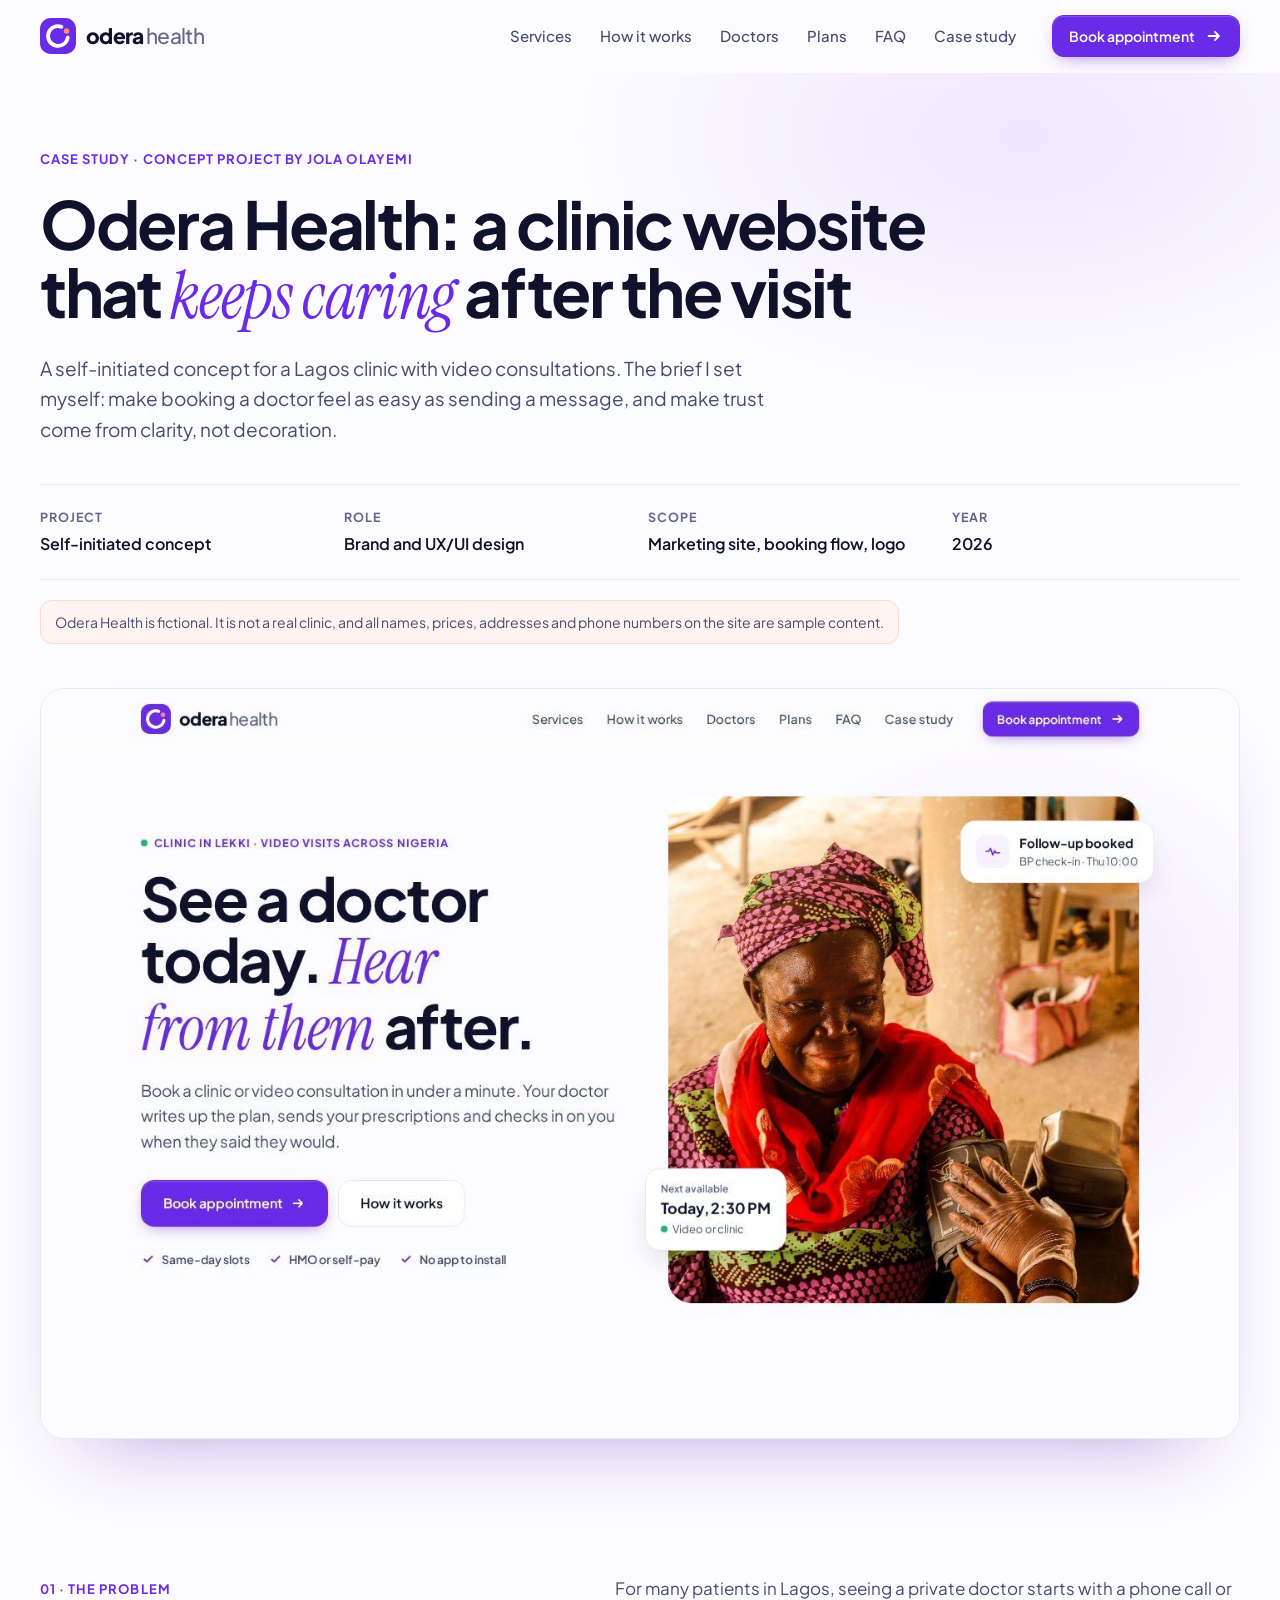
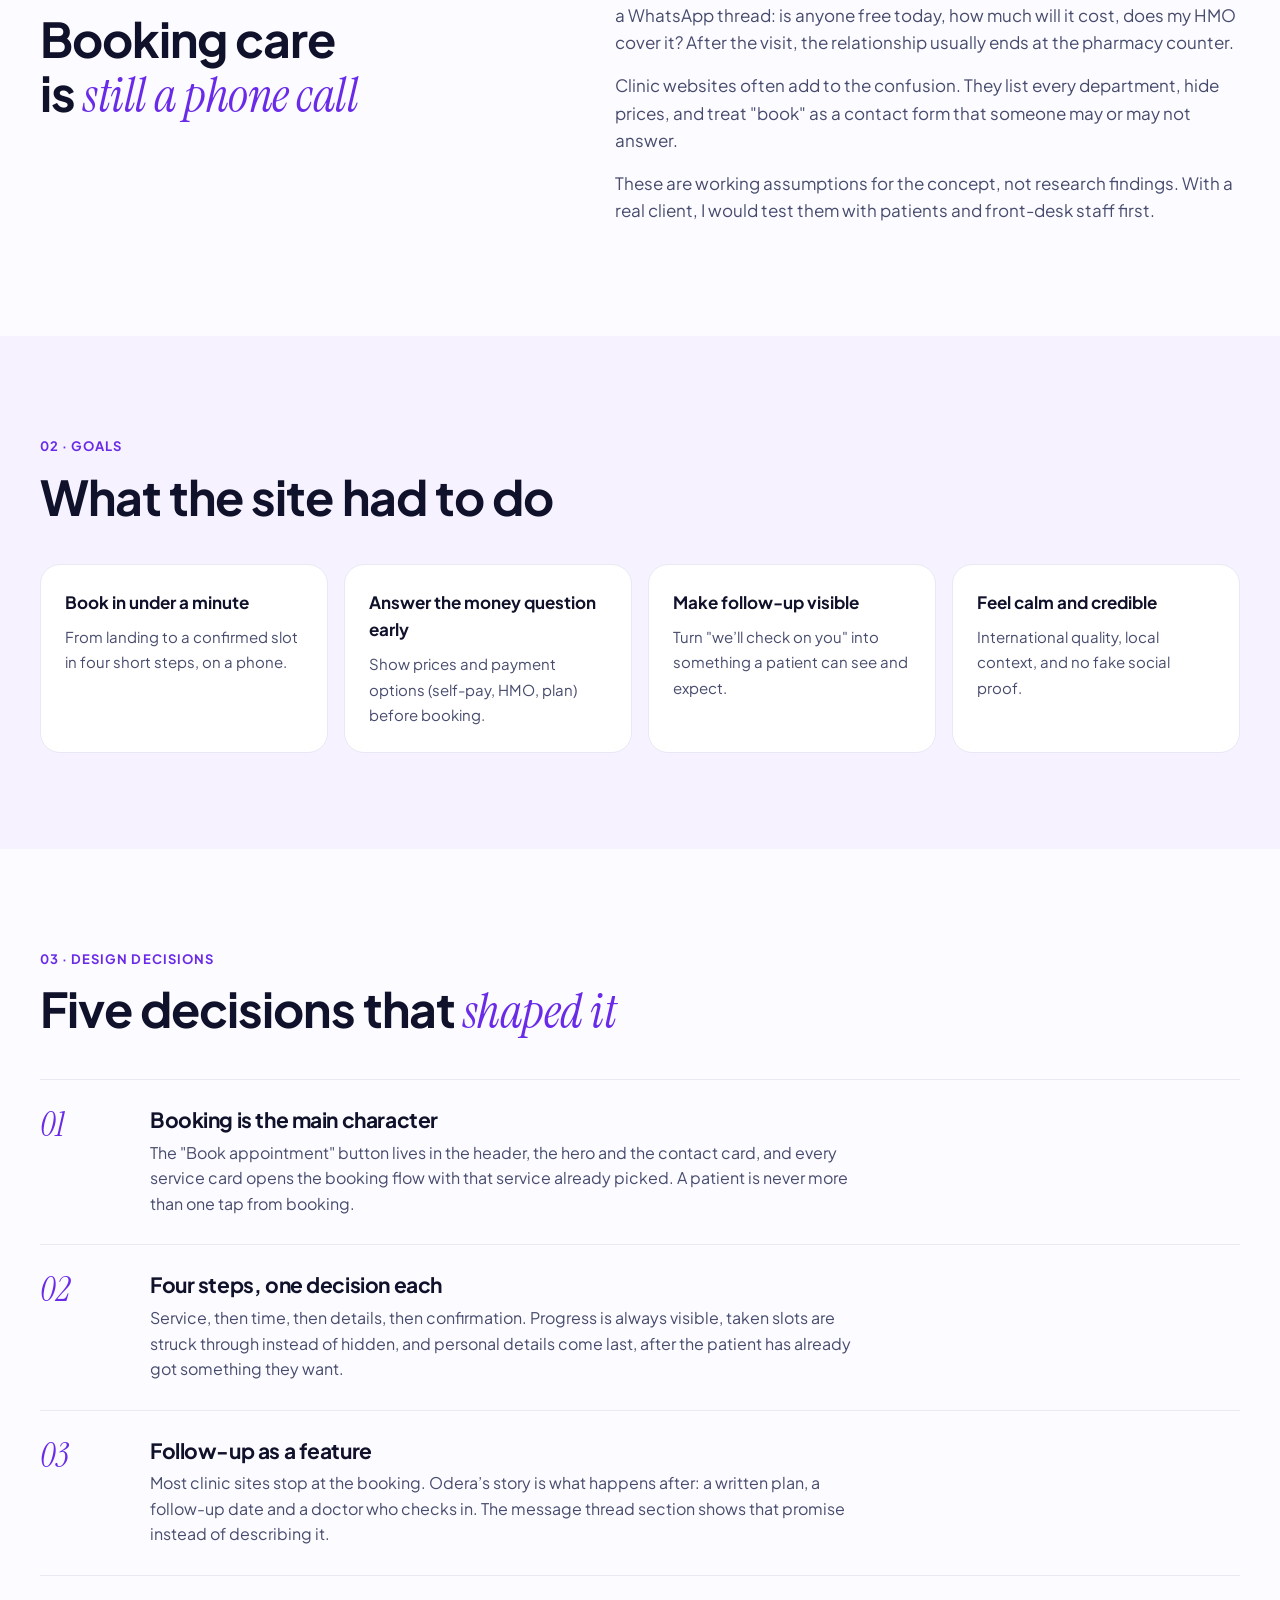
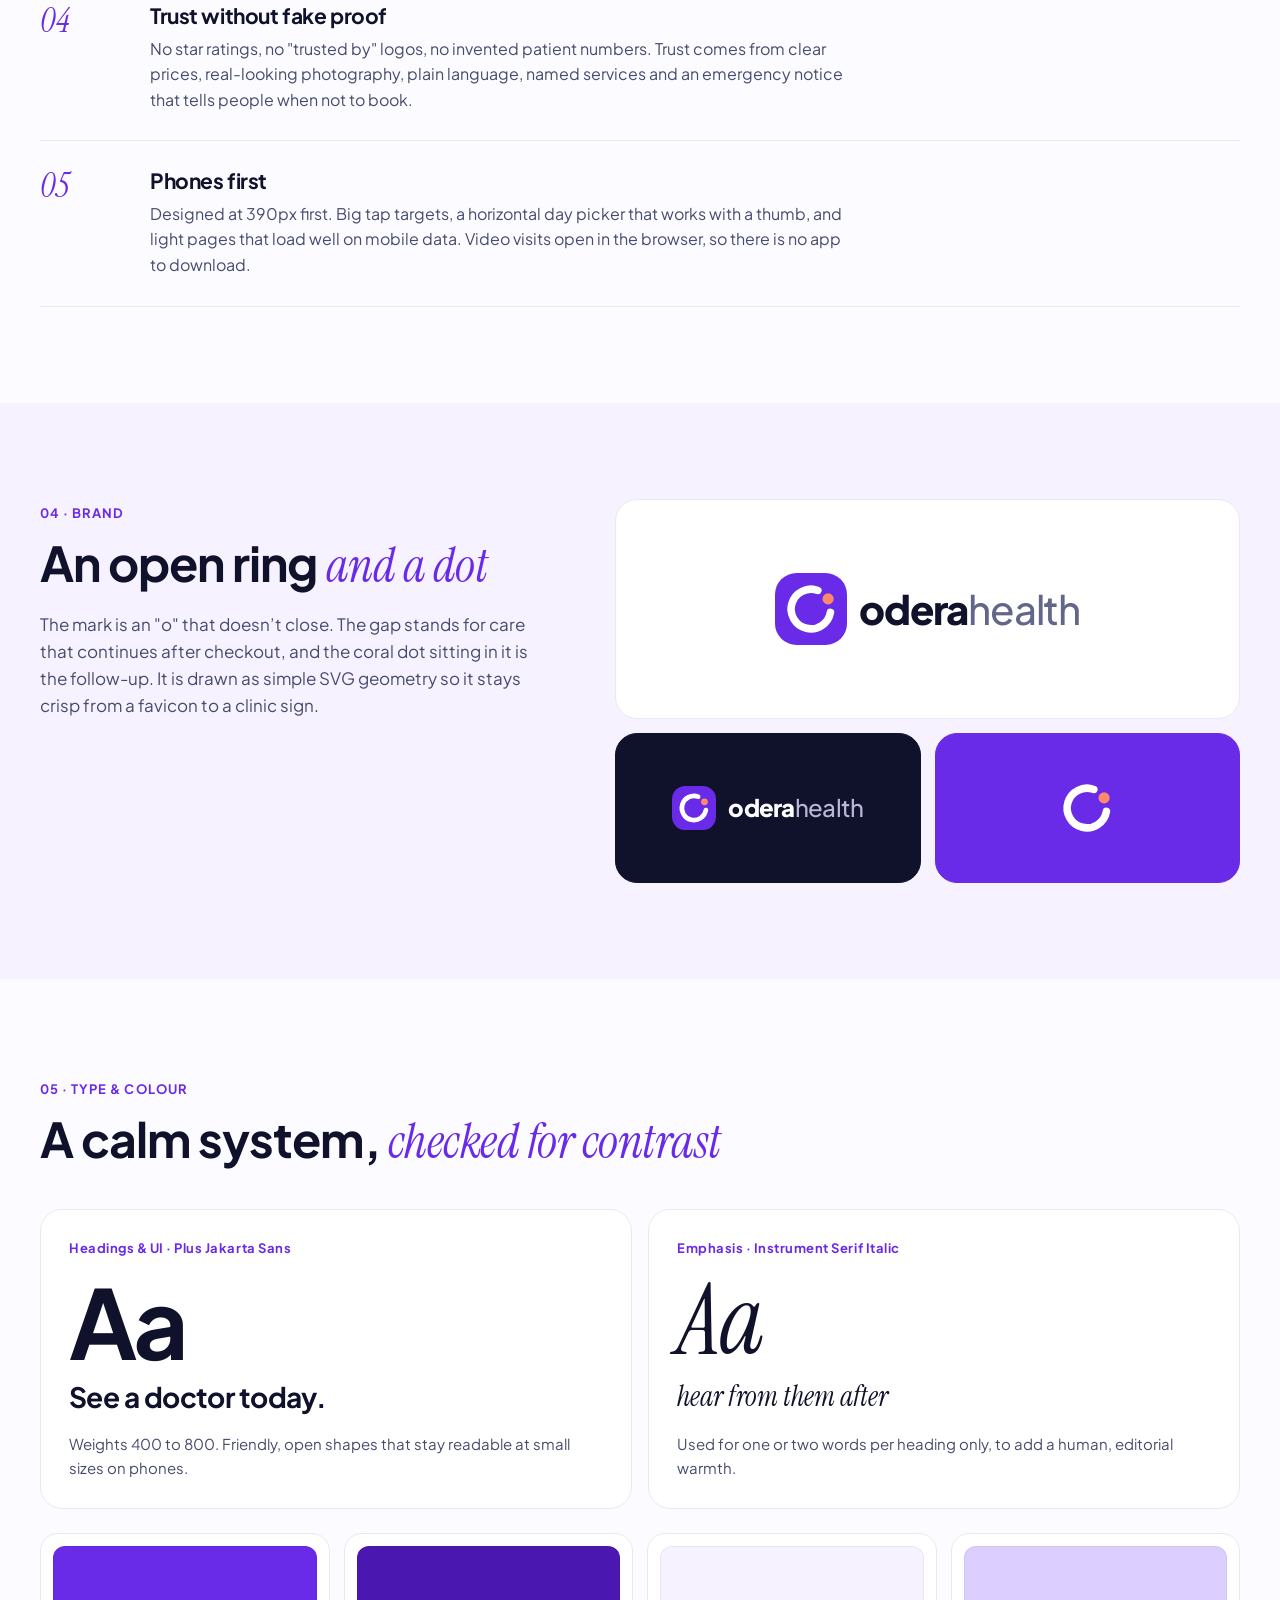
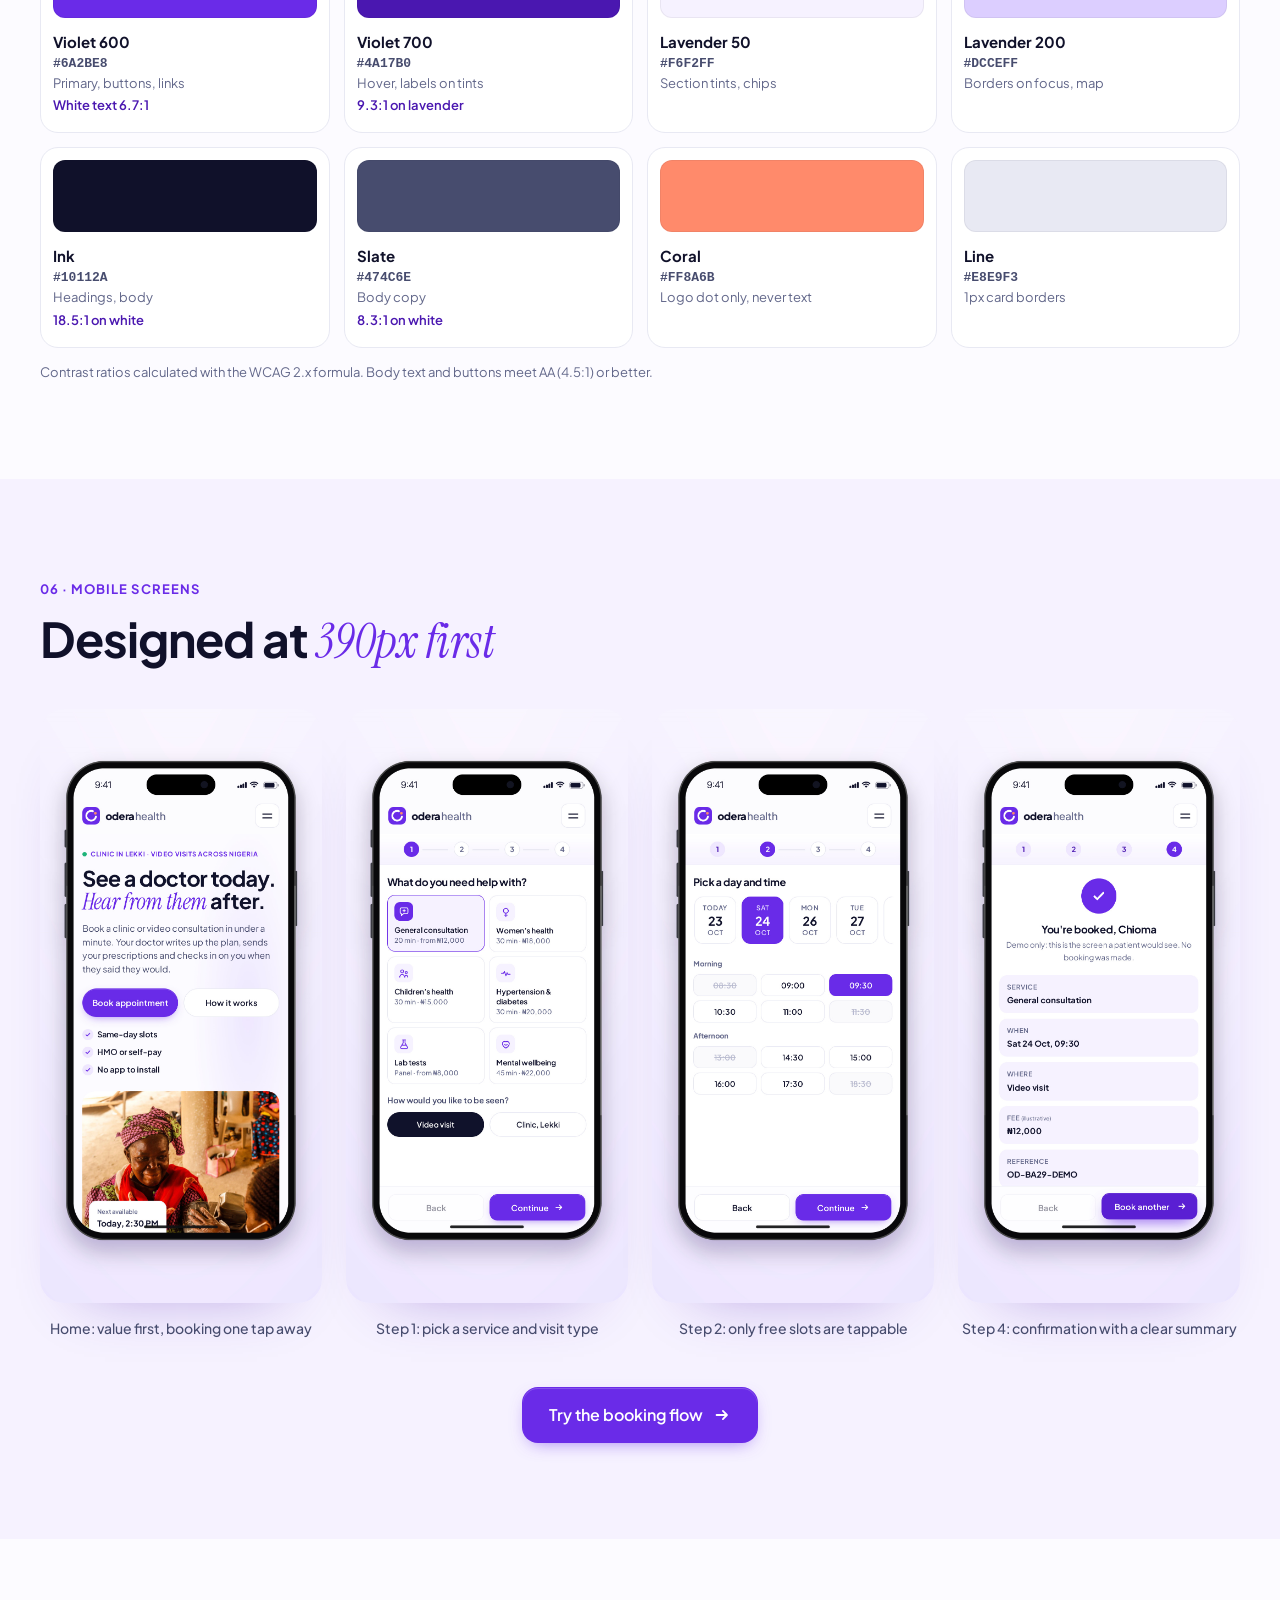
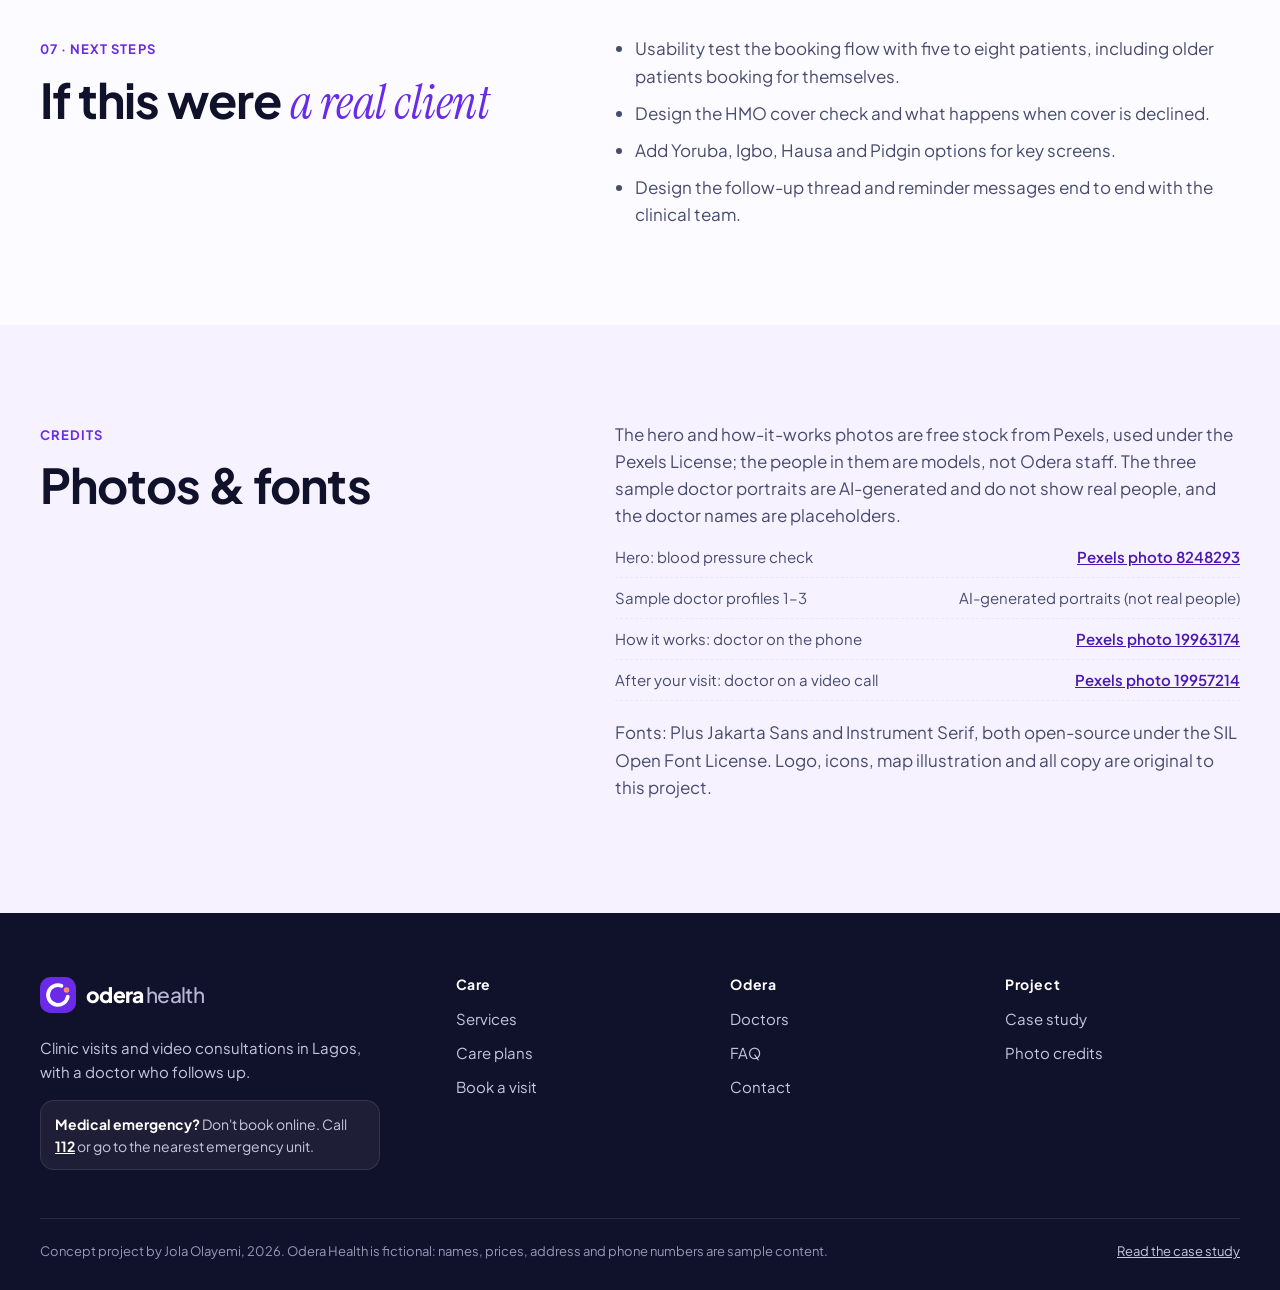
<file: case-study.html>
<!doctype html>
<html lang="en-NG">
<head>
<meta charset="utf-8">
<meta name="viewport" content="width=device-width, initial-scale=1">
<title>Case study · Odera Health · Concept project by Jola Olayemi</title>
<meta name="description" content="Case study: how Jola Olayemi designed Odera Health, a concept website for a Lagos clinic and telehealth service.">
<meta name="theme-color" content="#6A2BE8">
<link rel="icon" href="favicon.svg" type="image/svg+xml">
<link rel="preload" href="assets/fonts/PlusJakartaSans-normal-400_800.woff2" as="font" type="font/woff2" crossorigin>
<link rel="stylesheet" href="assets/styles.css?v=8">
<script src="assets/app.js?v=4"></script>
</head>
<body class="cs-page">
<a class="skip" href="#main">Skip to content</a>
<header class="site-header" id="top">
  <div class="wrap nav">
    <a class="brand " href="index.html#top" aria-label="Odera Health home"><svg class="mark" viewBox="0 0 40 40" aria-hidden="true"><rect width="40" height="40" rx="12" fill="#6A2BE8"/><path d="M23.8 9.7A11 11 0 1 0 30.8 21.9" fill="none" stroke="#fff" stroke-width="4.2" stroke-linecap="round"/><circle cx="29.5" cy="14.4" r="3.1" fill="#FF8A6B"/></svg><span class="word">odera<span>health</span></span></a>
    <nav aria-label="Main">
      <ul class="nav-links" id="navLinks">
        <li><a href="index.html#services">Services</a></li>
        <li><a href="index.html#how">How it works</a></li>
        <li><a href="index.html#team">Doctors</a></li>
        <li><a href="index.html#plans">Plans</a></li>
        <li><a href="index.html#faq">FAQ</a></li>
        <li><a href="case-study.html">Case study</a></li>
      </ul>
    </nav>
    <a class="btn btn-primary btn-sm nav-cta" href="index.html#book"><span>Book appointment</span><svg class="arr" viewBox="0 0 20 20" aria-hidden="true"><path d="M4 10h11m-4-4.5L15.5 10 11 14.5" fill="none" stroke="currentColor" stroke-width="2" stroke-linecap="round" stroke-linejoin="round"/></svg></a>
    <button class="menu-btn" id="menuBtn" aria-expanded="false" aria-controls="navLinks" aria-label="Open menu"><span></span><span></span></button>
  </div>
</header>
<main id="main">
<section class="cs-hero">
  <div class="wrap">
    <p class="eyebrow reveal">Case study · Concept project by Jola Olayemi</p>
    <h1 class="reveal" style="--d:80ms">Odera Health: a clinic website that <em>keeps caring</em> after the visit</h1>
    <p class="lede reveal" style="--d:160ms">A self-initiated concept for a Lagos clinic with video consultations. The brief I set myself: make booking a doctor feel as easy as sending a message, and make trust come from clarity, not decoration.</p>
    <dl class="cs-meta reveal" style="--d:240ms">
      <div><dt>Project</dt><dd>Self-initiated concept</dd></div>
      <div><dt>Role</dt><dd>Brand and UX/UI design</dd></div>
      <div><dt>Scope</dt><dd>Marketing site, booking flow, logo</dd></div>
      <div><dt>Year</dt><dd>2026</dd></div>
    </dl>
    <p class="disclaimer reveal">Odera Health is fictional. It is not a real clinic, and all names, prices, addresses and phone numbers on the site are sample content.</p>
  </div>
  <div class="wrap cs-cover reveal"><img src="assets/img/cs/cover.jpg" alt="The Odera Health homepage on desktop" width="1440" height="900" loading="lazy"></div>
</section>

<section class="section cs-sec">
  <div class="wrap cs-two">
    <div><p class="eyebrow">01 · The problem</p><h2>Booking care is <em>still a phone call</em></h2></div>
    <div class="cs-text">
      <p>For many patients in Lagos, seeing a private doctor starts with a phone call or a WhatsApp thread: is anyone free today, how much will it cost, does my HMO cover it? After the visit, the relationship usually ends at the pharmacy counter.</p>
      <p>Clinic websites often add to the confusion. They list every department, hide prices, and treat "book" as a contact form that someone may or may not answer.</p>
      <p class="tiny">These are working assumptions for the concept, not research findings. With a real client, I would test them with patients and front-desk staff first.</p>
    </div>
  </div>
</section>

<section class="section cs-sec tint">
  <div class="wrap">
    <p class="eyebrow">02 · Goals</p><h2 class="cs-h">What the site had to do</h2>
    <ul class="goals">
      <li class="reveal"><b>Book in under a minute</b><span>From landing to a confirmed slot in four short steps, on a phone.</span></li>
      <li class="reveal" style="--d:60ms"><b>Answer the money question early</b><span>Show prices and payment options (self-pay, HMO, plan) before booking.</span></li>
      <li class="reveal" style="--d:120ms"><b>Make follow-up visible</b><span>Turn "we’ll check on you" into something a patient can see and expect.</span></li>
      <li class="reveal" style="--d:180ms"><b>Feel calm and credible</b><span>International quality, local context, and no fake social proof.</span></li>
    </ul>
  </div>
</section>

<section class="section cs-sec">
  <div class="wrap">
    <p class="eyebrow">03 · Design decisions</p><h2 class="cs-h">Five decisions that <em>shaped it</em></h2>
    <ol class="decs"><li class="dec reveal"><span class="num">01</span><div><h3>Booking is the main character</h3><p>The "Book appointment" button lives in the header, the hero and the contact card, and every service card opens the booking flow with that service already picked. A patient is never more than one tap from booking.</p></div></li>
<li class="dec reveal"><span class="num">02</span><div><h3>Four steps, one decision each</h3><p>Service, then time, then details, then confirmation. Progress is always visible, taken slots are struck through instead of hidden, and personal details come last, after the patient has already got something they want.</p></div></li>
<li class="dec reveal"><span class="num">03</span><div><h3>Follow-up as a feature</h3><p>Most clinic sites stop at the booking. Odera’s story is what happens after: a written plan, a follow-up date and a doctor who checks in. The message thread section shows that promise instead of describing it.</p></div></li>
<li class="dec reveal"><span class="num">04</span><div><h3>Trust without fake proof</h3><p>No star ratings, no "trusted by" logos, no invented patient numbers. Trust comes from clear prices, real-looking photography, plain language, named services and an emergency notice that tells people when not to book.</p></div></li>
<li class="dec reveal"><span class="num">05</span><div><h3>Phones first</h3><p>Designed at 390px first. Big tap targets, a horizontal day picker that works with a thumb, and light pages that load well on mobile data. Video visits open in the browser, so there is no app to download.</p></div></li></ol>
  </div>
</section>

<section class="section cs-sec tint">
  <div class="wrap cs-two">
    <div><p class="eyebrow">04 · Brand</p><h2>An open ring <em>and a dot</em></h2>
      <p class="cs-text-p">The mark is an "o" that doesn’t close. The gap stands for care that continues after checkout, and the coral dot sitting in it is the follow-up. It is drawn as simple SVG geometry so it stays crisp from a favicon to a clinic sign.</p></div>
    <div class="logo-board reveal">
      <div class="lb lb-light"><svg class="mark xl" viewBox="0 0 40 40" aria-hidden="true"><rect width="40" height="40" rx="12" fill="#6A2BE8"/><path d="M23.8 9.7A11 11 0 1 0 30.8 21.9" fill="none" stroke="#fff" stroke-width="4.2" stroke-linecap="round"/><circle cx="29.5" cy="14.4" r="3.1" fill="#FF8A6B"/></svg><span class="word big">odera<span>health</span></span></div>
      <div class="lb lb-dark"><svg class="mark" viewBox="0 0 40 40" aria-hidden="true"><rect width="40" height="40" rx="12" fill="#6A2BE8"/><path d="M23.8 9.7A11 11 0 1 0 30.8 21.9" fill="none" stroke="#fff" stroke-width="4.2" stroke-linecap="round"/><circle cx="29.5" cy="14.4" r="3.1" fill="#FF8A6B"/></svg><span class="word on-dark">odera<span>health</span></span></div>
      <div class="lb lb-violet"><svg class="mark" viewBox="0 0 40 40" aria-hidden="true"><path d="M23.8 9.7A11 11 0 1 0 30.8 21.9" fill="none" stroke="#fff" stroke-width="4.2" stroke-linecap="round"/><circle cx="29.5" cy="14.4" r="3.1" fill="#FF8A6B"/></svg></div>
    </div>
  </div>
</section>

<section class="section cs-sec">
  <div class="wrap">
    <p class="eyebrow">05 · Type &amp; colour</p><h2 class="cs-h">A calm system, <em>checked for contrast</em></h2>
    <div class="type-grid">
      <div class="type-card reveal"><p class="tc-label">Headings &amp; UI · Plus Jakarta Sans</p><p class="tc-big">Aa</p><p class="tc-sample">See a doctor today.</p><p class="tc-meta">Weights 400 to 800. Friendly, open shapes that stay readable at small sizes on phones.</p></div>
      <div class="type-card reveal" style="--d:80ms"><p class="tc-label">Emphasis · Instrument Serif Italic</p><p class="tc-big serif">Aa</p><p class="tc-sample serif">hear from them after</p><p class="tc-meta">Used for one or two words per heading only, to add a human, editorial warmth.</p></div>
    </div>
    <div class="swatches"><div class="sw reveal" style="--d:0ms"><span class="chip-c" style="background:#6A2BE8"></span><b>Violet 600</b><code>#6A2BE8</code><small>Primary, buttons, links</small><small class=cr>White text 6.7:1</small></div>
<div class="sw reveal" style="--d:40ms"><span class="chip-c" style="background:#4A17B0"></span><b>Violet 700</b><code>#4A17B0</code><small>Hover, labels on tints</small><small class=cr>9.3:1 on lavender</small></div>
<div class="sw reveal" style="--d:80ms"><span class="chip-c" style="background:#F6F2FF"></span><b>Lavender 50</b><code>#F6F2FF</code><small>Section tints, chips</small></div>
<div class="sw reveal" style="--d:120ms"><span class="chip-c" style="background:#DCCEFF"></span><b>Lavender 200</b><code>#DCCEFF</code><small>Borders on focus, map</small></div>
<div class="sw reveal" style="--d:160ms"><span class="chip-c" style="background:#10112A"></span><b>Ink</b><code>#10112A</code><small>Headings, body</small><small class=cr>18.5:1 on white</small></div>
<div class="sw reveal" style="--d:200ms"><span class="chip-c" style="background:#474C6E"></span><b>Slate</b><code>#474C6E</code><small>Body copy</small><small class=cr>8.3:1 on white</small></div>
<div class="sw reveal" style="--d:240ms"><span class="chip-c" style="background:#FF8A6B"></span><b>Coral</b><code>#FF8A6B</code><small>Logo dot only, never text</small></div>
<div class="sw reveal" style="--d:280ms"><span class="chip-c" style="background:#E8E9F3"></span><b>Line</b><code>#E8E9F3</code><small>1px card borders</small></div></div>
    <p class="tiny">Contrast ratios calculated with the WCAG 2.x formula. Body text and buttons meet AA (4.5:1) or better.</p>
  </div>
</section>

<section class="section cs-sec tint">
  <div class="wrap">
    <p class="eyebrow">06 · Mobile screens</p><h2 class="cs-h">Designed at <em>390px first</em></h2>
    <div class="phones"><figure class="phone reveal" style="--d:0ms"><div class="phone-frame"><img src="assets/img/cs/m1_home.jpg?v=2" alt="Mobile screen: Home: value first, booking one tap away" loading="lazy" width="1025" height="2160"></div><figcaption>Home: value first, booking one tap away</figcaption></figure>
<figure class="phone reveal" style="--d:80ms"><div class="phone-frame"><img src="assets/img/cs/m2_service.jpg?v=2" alt="Mobile screen: Step 1: pick a service and visit type" loading="lazy" width="1025" height="2160"></div><figcaption>Step 1: pick a service and visit type</figcaption></figure>
<figure class="phone reveal" style="--d:160ms"><div class="phone-frame"><img src="assets/img/cs/m3_time.jpg?v=2" alt="Mobile screen: Step 2: only free slots are tappable" loading="lazy" width="1025" height="2160"></div><figcaption>Step 2: only free slots are tappable</figcaption></figure>
<figure class="phone reveal" style="--d:240ms"><div class="phone-frame"><img src="assets/img/cs/m5_done.jpg?v=2" alt="Mobile screen: Step 4: confirmation with a clear summary" loading="lazy" width="1025" height="2160"></div><figcaption>Step 4: confirmation with a clear summary</figcaption></figure></div>
    <p class="center-cta"><a class="btn btn-primary btn-lg" href="index.html#book"><span>Try the booking flow</span><svg class="arr" viewBox="0 0 20 20" aria-hidden="true"><path d="M4 10h11m-4-4.5L15.5 10 11 14.5" fill="none" stroke="currentColor" stroke-width="2" stroke-linecap="round" stroke-linejoin="round"/></svg></a></p>
  </div>
</section>

<section class="section cs-sec">
  <div class="wrap cs-two">
    <div><p class="eyebrow">07 · Next steps</p><h2>If this were <em>a real client</em></h2></div>
    <div class="cs-text">
      <ul class="next">
        <li>Usability test the booking flow with five to eight patients, including older patients booking for themselves.</li>
        <li>Design the HMO cover check and what happens when cover is declined.</li>
        <li>Add Yoruba, Igbo, Hausa and Pidgin options for key screens.</li>
        <li>Design the follow-up thread and reminder messages end to end with the clinical team.</li>
      </ul>
    </div>
  </div>
</section>

<section class="section cs-sec tint" id="credits">
  <div class="wrap cs-two">
    <div><p class="eyebrow">Credits</p><h2>Photos &amp; fonts</h2></div>
    <div class="cs-text">
      <p>The hero and how-it-works photos are free stock from Pexels, used under the Pexels License; the people in them are models, not Odera staff. The three sample doctor portraits are AI-generated and do not show real people, and the doctor names are placeholders.</p>
      <ul class="credits"><li><span>Hero: blood pressure check</span><a href="https://www.pexels.com/photo/doctor-measuring-blood-pressure-8248293/" rel="noopener" target="_blank">Pexels photo 8248293</a></li>
<li><span>Sample doctor profiles 1–3</span><span>AI-generated portraits (not real people)</span></li>
<li><span>How it works: doctor on the phone</span><a href="https://www.pexels.com/photo/smiling-doctor-sitting-with-smartphone-19963174/" rel="noopener" target="_blank">Pexels photo 19963174</a></li>
<li><span>After your visit: doctor on a video call</span><a href="https://www.pexels.com/photo/smiling-black-doctor-talking-on-video-call-on-cellphone-19957214/" rel="noopener" target="_blank">Pexels photo 19957214</a></li></ul>
      <p>Fonts: Plus Jakarta Sans and Instrument Serif, both open-source under the SIL Open Font License. Logo, icons, map illustration and all copy are original to this project.</p>
    </div>
  </div>
</section>
</main>
<footer class="site-footer">
  <div class="wrap foot-grid">
    <div class="foot-brand"><a class="brand on-dark" href="index.html#top" aria-label="Odera Health home"><svg class="mark" viewBox="0 0 40 40" aria-hidden="true"><rect width="40" height="40" rx="12" fill="#6A2BE8"/><path d="M23.8 9.7A11 11 0 1 0 30.8 21.9" fill="none" stroke="#fff" stroke-width="4.2" stroke-linecap="round"/><circle cx="29.5" cy="14.4" r="3.1" fill="#FF8A6B"/></svg><span class="word">odera<span>health</span></span></a>
      <p>Clinic visits and video consultations in Lagos, with a doctor who follows up.</p>
      <p class="emergency"><strong>Medical emergency?</strong> Don't book online. Call <a href="tel:112">112</a> or go to the nearest emergency unit.</p>
    </div>
    <div><h3>Care</h3><ul><li><a href="index.html#services">Services</a></li><li><a href="index.html#plans">Care plans</a></li><li><a href="index.html#book">Book a visit</a></li></ul></div>
    <div><h3>Odera</h3><ul><li><a href="index.html#team">Doctors</a></li><li><a href="index.html#faq">FAQ</a></li><li><a href="index.html#contact">Contact</a></li></ul></div>
    <div><h3>Project</h3><ul><li><a href="case-study.html">Case study</a></li><li><a href="case-study.html#credits">Photo credits</a></li></ul></div>
  </div>
  <div class="wrap foot-bottom">
    <p>Concept project by Jola Olayemi, 2026. Odera Health is fictional: names, prices, address and phone numbers are sample content.</p>
    <p><a href="case-study.html">Read the case study</a></p>
  </div>
</footer>
</body>
</html>
</file>
<file: assets/styles.css>
@font-face{font-family:'Instrument Serif';font-style:italic;font-weight:400;font-display:swap;src:url(fonts/InstrumentSerif-italic-400.woff2) format('woff2');}
@font-face{font-family:'Instrument Serif';font-style:normal;font-weight:400;font-display:swap;src:url(fonts/InstrumentSerif-normal-400.woff2) format('woff2');}
@font-face{font-family:'Plus Jakarta Sans';font-style:normal;font-weight:400 800;font-display:swap;src:url(fonts/PlusJakartaSans-normal-400_800.woff2) format('woff2');}

:root{
  --v:#6A2BE8; --v-600:#5A1FD3; --v-700:#4A17B0; --v-050:#F6F2FF; --v-100:#EEE7FF; --v-200:#DCCEFF;
  --coral:#FF8A6B; --ink:#10112A; --slate:#474C6E; --muted:#62678A; --line:#E8E9F3; --bg:#FCFBFF; --card:#fff;
  --r:16px; --r-lg:24px; --sh:0 1px 2px rgba(16,17,42,.04),0 8px 24px -12px rgba(16,17,42,.12);
  --sans:'Plus Jakarta Sans',system-ui,-apple-system,'Segoe UI',sans-serif; --serif:'Instrument Serif',Georgia,serif;
  --ease:cubic-bezier(.2,.7,.2,1);
}
*,*::before,*::after{box-sizing:border-box}
html{scroll-behavior:smooth;-webkit-text-size-adjust:100%}
body{margin:0;font-family:var(--sans);color:var(--ink);background:var(--bg);font-size:16px;line-height:1.6;-webkit-font-smoothing:antialiased;overflow-x:hidden}
img{max-width:100%;display:block}
a{color:inherit}
h1,h2,h3{line-height:1.12;letter-spacing:-.02em;margin:0;font-weight:700;text-wrap:balance}
h2{font-size:clamp(30px,4.2vw,48px)}
em{font-family:var(--serif);font-style:italic;font-weight:400;letter-spacing:-.01em;color:var(--v)}
p{margin:0}
:focus-visible{outline:3px solid var(--v);outline-offset:3px;border-radius:8px}
.wrap{width:min(1200px,100% - 40px);margin-inline:auto}
.skip{position:absolute;left:-999px;top:8px;background:var(--ink);color:#fff;padding:8px 14px;border-radius:8px;z-index:100}
.skip:focus{left:8px}
.concept-bar{background:var(--ink);color:#E6E4F5;font-size:13px;text-align:center;padding:9px 16px;line-height:1.45}
.concept-bar a{color:#fff;font-weight:600;text-underline-offset:3px;white-space:nowrap}
.concept-bar .dot{display:inline-block;width:7px;height:7px;border-radius:50%;background:var(--coral);margin-right:6px;vertical-align:1px}
/* header */
.site-header{position:sticky;top:0;z-index:50;background:rgba(252,251,255,.86);backdrop-filter:saturate(1.4) blur(12px);-webkit-backdrop-filter:saturate(1.4) blur(12px);border-bottom:1px solid transparent;transition:border-color .3s}
.site-header.scrolled{border-bottom-color:var(--line)}
.nav{display:flex;align-items:center;gap:24px;height:72px}
.brand{display:inline-flex;align-items:center;gap:10px;text-decoration:none;color:var(--ink)}
.brand .mark{width:36px;height:36px;flex:none}
.brand .word{font-weight:800;font-size:21px;letter-spacing:-.03em}
.brand .word span{font-weight:500;color:var(--muted);margin-left:2px}
.brand.on-dark{color:#fff}.brand.on-dark .word span{color:#B9B6D6}
.nav nav{margin-left:auto}
.nav-links{display:flex;gap:4px;list-style:none;margin:0;padding:0}
.nav-links a{display:block;padding:8px 12px;border-radius:10px;text-decoration:none;font-size:15px;font-weight:500;color:var(--slate);transition:background .2s,color .2s}
.nav-links a:hover{background:var(--v-050);color:var(--v-700)}
.menu-btn{display:none}
/* buttons */
.btn{--bh:48px;position:relative;display:inline-flex;align-items:center;justify-content:center;gap:10px;height:var(--bh);padding:0 22px;border-radius:14px;font:600 15px/1 var(--sans);text-decoration:none;border:1px solid transparent;cursor:pointer;overflow:hidden;isolation:isolate;transition:transform .25s var(--ease),box-shadow .25s var(--ease),background .25s,color .25s,border-color .25s;white-space:nowrap}
.btn .arr{width:18px;height:18px;transition:transform .3s var(--ease)}
.btn-primary{background:var(--v);color:#fff;box-shadow:0 1px 0 rgba(255,255,255,.18) inset,0 6px 18px -8px rgba(106,43,232,.7)}
.btn-primary::after{content:"";position:absolute;inset:0;z-index:-1;background:linear-gradient(105deg,transparent 30%,rgba(255,255,255,.28) 50%,transparent 70%);transform:translateX(-120%);transition:transform .7s var(--ease)}
.btn-primary:hover{background:var(--v-600);transform:translateY(-2px);box-shadow:0 1px 0 rgba(255,255,255,.18) inset,0 14px 28px -10px rgba(106,43,232,.75)}
.btn-primary:hover::after{transform:translateX(120%)}
.btn:hover .arr{transform:translateX(4px)}
.btn-primary:active{transform:translateY(0)}
.btn-ghost{background:#fff;color:var(--ink);border-color:var(--line)}
.btn-ghost:hover{border-color:var(--v-200);background:var(--v-050);color:var(--v-700)}
.btn-light{background:#fff;color:var(--v-700)}
.btn-light:hover{transform:translateY(-2px);box-shadow:0 14px 28px -12px rgba(0,0,0,.35)}
.btn-sm{--bh:42px;padding:0 16px;font-size:14px;border-radius:12px}
.btn-lg{--bh:56px;padding:0 26px;font-size:16px;border-radius:16px}
.btn-block{width:100%}
.btn:disabled{opacity:.45;cursor:not-allowed;transform:none;box-shadow:none}
/* hero */
.hero{padding:56px 0 88px;position:relative}
.hero::before{content:"";position:absolute;inset:0 0 auto auto;width:62%;height:100%;background:radial-gradient(60% 60% at 70% 40%,var(--v-100),transparent 70%);z-index:-1;pointer-events:none}
.hero-grid{display:grid;grid-template-columns:1.02fr 1fr;gap:56px;align-items:center}
.eyebrow{display:inline-flex;align-items:center;gap:8px;font-size:13px;font-weight:700;letter-spacing:.08em;text-transform:uppercase;color:var(--v)}
.eyebrow.light{color:#D9CCFF}
.pulse{width:8px;height:8px;border-radius:50%;background:#1FB57A;box-shadow:0 0 0 0 rgba(31,181,122,.5);animation:pulse 2.4s infinite}
@keyframes pulse{0%{box-shadow:0 0 0 0 rgba(31,181,122,.45)}70%{box-shadow:0 0 0 9px rgba(31,181,122,0)}100%{box-shadow:0 0 0 0 rgba(31,181,122,0)}}
.hero h1{font-size:clamp(40px,6vw,72px);letter-spacing:-.035em;margin:18px 0 20px;line-height:1.02}
.hero h1 em{font-size:1.06em}
.lede{font-size:clamp(17px,1.5vw,19px);color:var(--slate);max-width:33em}
.hero-ctas{display:flex;flex-wrap:wrap;gap:12px;margin-top:32px}
.hero-points{display:flex;flex-wrap:wrap;gap:10px 22px;list-style:none;padding:0;margin:28px 0 0;font-size:14px;font-weight:600;color:var(--slate)}
.hero-points li{display:flex;align-items:center;gap:7px}
.hero-points svg,.plan li svg{width:18px;height:18px;color:var(--v);flex:none}
.hero-media{position:relative}
.hero-photo{border-radius:28px;overflow:hidden;aspect-ratio:4/4.3;background:var(--v-100)}
.hero-photo img{width:100%;height:100%;object-fit:cover;object-position:38% 50%}
.float-card{position:absolute;background:#fff;border:1px solid var(--line);border-radius:18px;box-shadow:0 18px 40px -18px rgba(16,17,42,.28);padding:14px 18px}
.fc-slot{left:-28px;bottom:56px;animation:floaty 6s ease-in-out infinite}
.fc-follow{right:-18px;top:36px;display:flex;align-items:center;gap:12px;animation:floaty 7s ease-in-out -2s infinite}
@keyframes floaty{50%{transform:translateY(-8px)}}
.fc-label{font-size:12px;color:var(--muted);font-weight:600}
.fc-title{font-weight:700;font-size:18px;letter-spacing:-.01em}
.fc-title.sm{font-size:15px}
.fc-sub{font-size:13px;color:var(--slate);display:flex;align-items:center;gap:6px}
.fc-ic{width:40px;height:40px;border-radius:12px;background:var(--v-050);color:var(--v);display:grid;place-items:center}
.fc-ic .ic{width:22px;height:22px}
.live{width:8px;height:8px;border-radius:50%;background:#1FB57A;display:inline-block}
/* sections */
.section{padding:96px 0}
.sec-head{max-width:640px;margin-bottom:48px}
.sec-head.center{text-align:center;margin-inline:auto}
.sec-head h2{margin:12px 0 14px}
.sec-head p{color:var(--slate);font-size:17px}
.sec-head.split{max-width:none;display:flex;justify-content:space-between;align-items:end;gap:40px}
.sec-head.split>p{max-width:430px}
.note{display:block;margin-top:8px;font-size:14px;color:var(--muted)}
/* services */
.svc-grid{display:grid;grid-template-columns:repeat(3,1fr);gap:20px}
.svc{background:var(--card);border:1px solid var(--line);border-radius:var(--r-lg);padding:28px;display:flex;flex-direction:column;transition:transform .35s var(--ease),border-color .35s,box-shadow .35s}
.svc:hover{transform:translateY(-4px);border-color:var(--v-200);box-shadow:var(--sh)}
.svc-ic{width:52px;height:52px;border-radius:16px;background:var(--v-050);color:var(--v);display:grid;place-items:center;margin-bottom:22px;transition:background .3s,color .3s}
.svc:hover .svc-ic{background:var(--v);color:#fff}
.ic{width:26px;height:26px}
.svc h3{font-size:20px;margin-bottom:8px}
.svc p{color:var(--slate);font-size:15px;flex:1}
.svc-foot{display:flex;justify-content:space-between;align-items:center;margin-top:22px;padding-top:18px;border-top:1px solid var(--line)}
.chip{font-size:12.5px;font-weight:600;color:var(--v-700);background:var(--v-050);padding:5px 10px;border-radius:999px}
.svc-link{font-weight:700;font-size:14px;color:var(--v);text-decoration:none}
.svc-link span{display:inline-block;transition:transform .25s}
.svc-link:hover span{transform:translateX(4px)}
/* how */
.how{background:var(--v-050)}
.how-grid{display:grid;grid-template-columns:1fr 1fr;gap:72px;align-items:center}
.how-copy h2{margin:12px 0 36px}
.steps{list-style:none;margin:0;padding:0;display:grid;gap:14px}
.step{display:flex;gap:20px;background:#fff;border:1px solid var(--line);border-radius:var(--r-lg);padding:22px 24px}
.num{font-family:var(--serif);font-style:italic;font-size:34px;line-height:1;color:var(--v);min-width:44px}
.step h3{font-size:19px;margin-bottom:4px}
.step p{color:var(--slate);font-size:15px}
.how-media{position:relative;border-radius:28px;overflow:hidden;aspect-ratio:4/4.6}
.how-media img{width:100%;height:100%;object-fit:cover;object-position:62% 50%}
.call-chip{position:absolute;left:20px;bottom:20px;background:rgba(16,17,42,.72);color:#fff;font-size:13px;font-weight:600;padding:9px 14px;border-radius:999px;display:flex;align-items:center;gap:8px;backdrop-filter:blur(6px)}
/* booking */
.booker{scroll-margin-top:84px;max-width:880px;margin-inline:auto;background:#fff;border:1px solid var(--line);border-radius:28px;box-shadow:0 30px 60px -40px rgba(74,23,176,.35);overflow:hidden}
.bk-progress{display:grid;grid-template-columns:repeat(4,1fr);list-style:none;margin:0;padding:18px 24px;gap:8px;border-bottom:1px solid var(--line);background:linear-gradient(#fff,var(--v-050))}
.bk-progress li{display:flex;align-items:center;gap:10px;font-size:14px;color:var(--muted);position:relative}
.bk-progress span{width:28px;height:28px;border-radius:50%;display:grid;place-items:center;font-weight:700;font-size:13px;background:#fff;border:1px solid var(--line);flex:none;transition:all .3s}
.bk-progress b{font-weight:600}
.bk-progress li.on{color:var(--ink)}
.bk-progress li.on span{background:var(--v);border-color:var(--v);color:#fff}
.bk-progress li.done span{background:var(--v-100);border-color:var(--v-100);color:var(--v-700)}
.bk-body{padding:32px;min-height:400px}
.bk-step{display:none}
.bk-step.on{display:block;animation:stepIn .45s var(--ease)}
@keyframes stepIn{from{opacity:0;transform:translateX(16px)}to{opacity:1;transform:none}}
.bk-title{font-size:22px;margin-bottom:20px}
.opt-grid{display:grid;grid-template-columns:repeat(3,1fr);gap:12px}
.opt{display:flex;align-items:center;gap:12px;text-align:left;padding:14px;border:1.5px solid var(--line);border-radius:16px;background:#fff;cursor:pointer;font:600 14.5px/1.3 var(--sans);color:var(--ink);transition:border-color .2s,background .2s,transform .2s}
.opt .svc-ic{width:40px;height:40px;border-radius:12px;margin:0;flex:none}
.opt .ic{width:21px;height:21px}
.opt small{display:block;font-weight:500;color:var(--muted);font-size:12.5px;margin-top:2px}
.opt:hover{border-color:var(--v-200);transform:translateY(-1px)}
.opt[aria-checked=true]{border-color:var(--v);background:var(--v-050)}
.opt[aria-checked=true] .svc-ic{background:var(--v);color:#fff}
.mode{border:0;padding:0;margin:26px 0 0;display:flex;flex-wrap:wrap;gap:10px;align-items:center}
.mode legend{font-weight:600;font-size:14.5px;margin-bottom:10px;padding:0;color:var(--slate)}
.seg input{position:absolute;opacity:0;pointer-events:none}
.seg span{display:inline-block;padding:10px 18px;border-radius:999px;border:1.5px solid var(--line);font-weight:600;font-size:14px;cursor:pointer;transition:all .2s}
.seg input:checked+span{background:var(--ink);border-color:var(--ink);color:#fff}
.seg input:focus-visible+span{outline:3px solid var(--v);outline-offset:2px}
.days{display:flex;gap:10px;overflow-x:auto;padding:2px 2px 8px;scrollbar-width:none}
.days::-webkit-scrollbar{display:none}
.day{flex:none;width:76px;padding:12px 0;border-radius:16px;border:1.5px solid var(--line);background:#fff;cursor:pointer;text-align:center;font-family:var(--sans);color:var(--ink);transition:all .2s}
.day small{display:block;font-size:12px;color:var(--muted);font-weight:600;text-transform:uppercase;letter-spacing:.06em}
.day b{display:block;font-size:22px;margin-top:2px}
.day:hover{border-color:var(--v-200)}
.day[aria-checked=true]{background:var(--v);border-color:var(--v);color:#fff}
.day[aria-checked=true] small{color:#E2D7FF}
.slots-wrap{margin-top:18px}
.slot-label{font-size:13px;font-weight:700;color:var(--muted);margin:14px 0 8px}
.slots{display:flex;flex-wrap:wrap;gap:8px}
.slot{padding:10px 16px;border-radius:12px;border:1.5px solid var(--line);background:#fff;font:600 14px var(--sans);color:var(--ink);cursor:pointer;transition:all .2s}
.slot:hover:not(:disabled){border-color:var(--v-200);background:var(--v-050)}
.slot[aria-checked=true],.slot[aria-checked=true]:hover{background:var(--v);border-color:var(--v);color:#fff}
.slot:disabled{color:#B8BBD0;text-decoration:line-through;cursor:not-allowed;background:#FAFAFD}
.details{display:grid;grid-template-columns:1fr 1fr;gap:16px}
.field{display:flex;flex-direction:column;gap:6px}
.field.full{grid-column:1/-1}
.field label{font-size:14px;font-weight:600;color:var(--slate)}
.opt{font-weight:600}
.field .optl{color:var(--muted);font-weight:500}
.field input,.field select,.field textarea{font:500 15px var(--sans);color:var(--ink);padding:13px 14px;border:1.5px solid var(--line);border-radius:12px;background:#fff;transition:border-color .2s,box-shadow .2s;width:100%}
.field input:focus,.field select:focus,.field textarea:focus{outline:none;border-color:var(--v);box-shadow:0 0 0 4px var(--v-100)}
.field input[aria-invalid=true]{border-color:#D63B3B}
.form-err{grid-column:1/-1;color:#C42F2F;font-size:14px;font-weight:600;min-height:1em}
.done{text-align:center;max-width:520px;margin-inline:auto}
.done-ic{width:64px;height:64px;border-radius:50%;background:var(--v);color:#fff;display:grid;place-items:center;margin:4px auto 18px;animation:pop .5s var(--ease)}
.done-ic svg{width:32px;height:32px}
@keyframes pop{from{transform:scale(.4);opacity:0}}
.done .bk-title{margin-bottom:6px}
.done-sub{font-size:14px;color:var(--muted)}
.summary{margin:22px 0;display:grid;grid-template-columns:1fr 1fr;gap:10px;text-align:left}
.summary div{background:var(--v-050);border-radius:14px;padding:12px 14px}
.summary dt{font-size:12px;color:var(--muted);font-weight:600;text-transform:uppercase;letter-spacing:.06em}
.summary dd{margin:2px 0 0;font-weight:700;font-size:15px}
.done-note{font-size:14.5px;color:var(--slate)}
.bk-nav{display:flex;align-items:center;gap:16px;padding:18px 32px;border-top:1px solid var(--line);background:#FDFCFF}
.bk-sum{flex:1;text-align:center;font-size:14px;color:var(--slate);font-weight:500}
/* team */
.team-grid{display:grid;grid-template-columns:repeat(3,1fr);gap:20px}
.doc{background:#fff;border:1px solid var(--line);border-radius:var(--r-lg);overflow:hidden;transition:transform .35s var(--ease),box-shadow .35s}
.doc:hover{transform:translateY(-4px);box-shadow:var(--sh)}
.doc-photo{position:relative;aspect-ratio:3/4;overflow:hidden;background:var(--v-100)}
.doc-photo img{width:100%;height:100%;object-fit:cover;transition:transform .8s var(--ease)}
.doc:hover .doc-photo img{transform:scale(1.04)}
.sample-tag{position:absolute;top:14px;left:14px;background:rgba(255,255,255,.92);color:var(--ink);font-size:12px;font-weight:700;padding:5px 10px;border-radius:999px}
.doc-body{padding:20px 22px 22px}
.doc-body h3{font-size:19px}
.role{color:var(--v-700);font-weight:600;font-size:14.5px;margin-top:2px}
.meta{color:var(--muted);font-size:14px;margin-top:6px}
/* follow */
.follow{background:var(--v-050)}
.follow-grid{display:grid;grid-template-columns:1fr 1fr;gap:72px;align-items:center}
.follow-media{border-radius:28px;overflow:hidden;aspect-ratio:4/4.4}
.follow-media img{width:100%;height:100%;object-fit:cover;object-position:42% 40%}
.follow-copy h2{margin:12px 0 28px}
.msg-stack{display:grid;gap:10px;max-width:440px}
.msg{padding:12px 16px;border-radius:18px;max-width:86%;font-size:15px}
.msg span{display:block;font-size:11.5px;margin-top:4px;opacity:.7;font-weight:600}
.msg.in{background:#fff;border:1px solid var(--line);border-bottom-left-radius:6px}
.msg.out{background:var(--v);color:#fff;justify-self:end;border-bottom-right-radius:6px}
.tiny{font-size:13px;color:var(--muted);margin-top:14px}
.tiny.light{color:#CFC4F5}
/* plans */
.plan-grid{display:grid;grid-template-columns:repeat(3,1fr);gap:20px;align-items:stretch}
.plan{position:relative;background:#fff;border:1px solid var(--line);border-radius:var(--r-lg);padding:30px;display:flex;flex-direction:column}
.plan.featured{border:1.5px solid var(--v);box-shadow:0 30px 60px -36px rgba(106,43,232,.5)}
.plan-badge{position:absolute;top:-13px;left:30px;background:var(--v);color:#fff;font-size:12px;font-weight:700;padding:5px 12px;border-radius:999px}
.plan h3{font-size:18px;color:var(--slate);font-weight:600}
.price{margin:12px 0 22px;display:flex;align-items:baseline;flex-wrap:wrap;gap:4px 8px}
.price span{font-size:38px;font-weight:800;letter-spacing:-.03em}
.price small{color:var(--muted);font-size:14px}
.plan ul{list-style:none;padding:0;margin:0 0 28px;display:grid;gap:12px;flex:1;align-content:start}
.plan li{display:flex;gap:10px;font-size:15px;color:var(--slate)}
/* faq */
.faq-grid{display:grid;grid-template-columns:.8fr 1.2fr;gap:64px}
.faq-grid h2{margin:12px 0 14px}
.faq-grid>div>p{color:var(--slate)}
.faq-list{display:grid;gap:12px}
.faq-item{background:#fff;border:1px solid var(--line);border-radius:18px;transition:border-color .3s}
.faq-item[open]{border-color:var(--v-200)}
.faq-item summary{list-style:none;cursor:pointer;display:flex;justify-content:space-between;align-items:center;gap:16px;padding:20px 22px;font-weight:600;font-size:16.5px}
.faq-item summary::-webkit-details-marker{display:none}
.pm{width:28px;height:28px;border-radius:50%;background:var(--v-050);position:relative;flex:none;transition:transform .3s var(--ease),background .3s}
.pm::before,.pm::after{content:"";position:absolute;left:50%;top:50%;width:11px;height:2px;background:var(--v);border-radius:2px;transform:translate(-50%,-50%)}
.pm::after{transform:translate(-50%,-50%) rotate(90deg);transition:transform .3s var(--ease)}
.faq-item[open] .pm{background:var(--v)}
.faq-item[open] .pm::before,.faq-item[open] .pm::after{background:#fff}
.faq-item[open] .pm::after{transform:translate(-50%,-50%) rotate(0)}
.faq-a{padding:0 22px 20px;color:var(--slate)}
/* contact */
.contact{padding-top:40px}
.contact-card{display:grid;grid-template-columns:1.1fr 1fr;background:var(--v-700);background:linear-gradient(135deg,#5A1FD3,#3E1294);color:#fff;border-radius:32px;overflow:hidden}
.ct-copy{padding:56px}
.ct-copy h2{margin:12px 0 28px;color:#fff}
.ct-copy h2 em{color:#D9CCFF}
.ct-list{display:grid;gap:16px;margin:0 0 8px}
.ct-list dt{font-size:12.5px;text-transform:uppercase;letter-spacing:.08em;color:#CFC4F5;font-weight:700}
.ct-list dd{margin:2px 0 0;font-size:16.5px;font-weight:500}
.contact .btn-light{margin-top:26px}
.ct-map{min-height:320px}
.ct-map svg{width:100%;height:100%;display:block}
/* footer */
.site-footer{background:var(--ink);color:#C9C7E0;margin-top:0;padding:64px 0 28px}
.foot-grid{display:grid;grid-template-columns:1.6fr 1fr 1fr 1fr;gap:40px}
.foot-brand p{margin-top:16px;max-width:340px;font-size:15px}
.emergency{background:rgba(255,255,255,.06);border:1px solid rgba(255,255,255,.1);padding:12px 14px;border-radius:14px;font-size:14px!important}
.emergency strong{color:#fff}.emergency a{color:#fff;font-weight:700}
.site-footer h3{color:#fff;font-size:14px;letter-spacing:.04em;margin-bottom:14px}
.site-footer ul{list-style:none;padding:0;margin:0;display:grid;gap:10px;font-size:15px}
.site-footer ul a{text-decoration:none;color:#C9C7E0}
.site-footer ul a:hover{color:#fff}
.foot-bottom a{color:#C9C7E0}
.foot-bottom{display:flex;justify-content:space-between;gap:20px;flex-wrap:wrap;border-top:1px solid rgba(255,255,255,.1);margin-top:48px;padding-top:22px;font-size:13px;color:#9A98B8}

/* case study */
.cs-hero{padding:72px 0 40px;position:relative}
.cs-hero::before{content:"";position:absolute;inset:0 0 auto 0;height:620px;background:radial-gradient(50% 60% at 80% 10%,var(--v-100),transparent 70%);z-index:-1}
.cs-hero h1{font-size:clamp(38px,5.4vw,66px);letter-spacing:-.035em;max-width:16em;margin:18px 0 22px;line-height:1.04}
.cs-hero .lede{max-width:40em}
.cs-meta{display:grid;grid-template-columns:repeat(4,1fr);gap:16px;margin:40px 0 20px;padding:22px 0;border-top:1px solid var(--line);border-bottom:1px solid var(--line)}
.cs-meta dt{font-size:12.5px;font-weight:700;letter-spacing:.08em;text-transform:uppercase;color:var(--muted)}
.cs-meta dd{margin:4px 0 0;font-weight:600}
.disclaimer{font-size:14px;color:var(--slate);background:#FFF4F0;border:1px solid #FFD9CC;border-radius:12px;padding:10px 14px;display:inline-block}
.cs-cover{margin-top:44px;border-radius:24px;overflow:hidden;border:1px solid var(--line);box-shadow:0 40px 80px -50px rgba(74,23,176,.45);padding:0;width:min(1200px,100% - 40px)}
.cs-cover img{width:100%;height:auto}
.cs-sec.tint{background:var(--v-050)}
.cs-two{display:grid;grid-template-columns:.9fr 1.1fr;gap:64px;align-items:start}
.cs-two h2{margin-top:12px}
.cs-text p{color:var(--slate);font-size:17px;margin-bottom:16px}
.cs-text-p{color:var(--slate);font-size:17px;margin-top:18px;max-width:30em}
.cs-h{margin:12px 0 40px;max-width:18em}
.goals{list-style:none;margin:0;padding:0;display:grid;grid-template-columns:repeat(4,1fr);gap:16px}
.goals li{background:#fff;border:1px solid var(--line);border-radius:20px;padding:24px}
.goals b{display:block;font-size:17px;margin-bottom:8px}
.goals span{color:var(--slate);font-size:15px}
.decs{list-style:none;margin:0;padding:0;display:grid;gap:0;border-top:1px solid var(--line)}
.dec{display:grid;grid-template-columns:90px 1fr;gap:20px;padding:28px 0;border-bottom:1px solid var(--line)}
.dec h3{font-size:21px;margin-bottom:8px}
.dec p{color:var(--slate);max-width:44em}
.logo-board{display:grid;grid-template-columns:1fr 1fr;gap:14px}
.lb{border-radius:22px;display:flex;align-items:center;justify-content:center;gap:12px;min-height:150px;border:1px solid var(--line)}
.lb-light{grid-column:1/-1;background:#fff;min-height:220px}
.lb-dark{background:var(--ink);border-color:var(--ink)}
.lb-violet{background:var(--v);border-color:var(--v)}
.lb .mark{width:44px;height:44px}
.lb .mark.xl{width:72px;height:72px}
.lb-violet .mark{width:72px;height:72px}
.lb .word{font-weight:800;font-size:24px;letter-spacing:-.03em}
.lb .word.big{font-size:40px}
.lb .word span{font-weight:500;color:var(--muted)}
.lb .word.on-dark{color:#fff}.lb .word.on-dark span{color:#B9B6D6}
.type-grid{display:grid;grid-template-columns:1fr 1fr;gap:16px;margin-bottom:24px}
.type-card{background:#fff;border:1px solid var(--line);border-radius:22px;padding:28px}
.tc-label{font-size:13px;font-weight:700;color:var(--v);letter-spacing:.04em}
.tc-big{font-size:96px;font-weight:700;letter-spacing:-.04em;line-height:1;margin:14px 0 6px}
.tc-big.serif,.tc-sample.serif{font-family:var(--serif);font-style:italic;font-weight:400;letter-spacing:0}
.tc-sample{font-size:28px;font-weight:700;letter-spacing:-.02em}
.tc-meta{color:var(--slate);font-size:15px;margin-top:12px}
.swatches{display:grid;grid-template-columns:repeat(4,1fr);gap:14px}
.sw{background:#fff;border:1px solid var(--line);border-radius:18px;padding:12px 12px 16px;display:flex;flex-direction:column;gap:2px}
.chip-c{height:72px;border-radius:12px;margin-bottom:10px;border:1px solid rgba(16,17,42,.06)}
.sw b{font-size:15px}.sw code{font:600 13px ui-monospace,SFMono-Regular,Menlo,monospace;color:var(--slate)}
.sw small{font-size:13px;color:var(--muted)}.sw .cr{color:var(--v-700);font-weight:600}
.phones{display:grid;grid-template-columns:repeat(4,1fr);gap:24px;align-items:start}
.phone{margin:0;text-align:center}
.phone-frame{border-radius:24px;overflow:hidden;background:var(--v-050);box-shadow:0 30px 60px -44px rgba(74,23,176,.45)}
.phone-frame img{display:block;width:100%;height:auto;aspect-ratio:1025/2160}
.phone figcaption{font-size:14px;color:var(--slate);margin-top:14px;font-weight:500}
.center-cta{text-align:center;margin-top:48px}
.next{margin:0;padding-left:20px;color:var(--slate);font-size:17px;display:grid;gap:10px}
.credits{list-style:none;padding:0;margin:0 0 18px;display:grid;gap:8px;font-size:15px}
.credits li{display:flex;justify-content:space-between;gap:16px;border-bottom:1px dashed var(--line);padding-bottom:8px}
.credits span{color:var(--slate)}
.credits a{color:var(--v-700);font-weight:600;white-space:nowrap}
@media (max-width:1040px){
  .cs-two{grid-template-columns:1fr;gap:24px}
  .goals,.swatches{grid-template-columns:repeat(2,1fr)}
  .phones{grid-template-columns:repeat(2,1fr)}
  .cs-meta{grid-template-columns:repeat(2,1fr)}
}
@media (max-width:640px){
  .cs-hero{padding:40px 0 24px}
  .cs-hero h1{font-size:38px}
  .cs-cover{border-radius:16px;margin-top:32px;width:min(1200px,100% - 32px)}
  .goals{grid-template-columns:1fr}
  .dec{grid-template-columns:1fr;gap:6px;padding:22px 0}
  .type-grid{grid-template-columns:1fr}
  .tc-big{font-size:72px}
  .phones{grid-template-columns:repeat(2,1fr);gap:14px}
  .phone-frame{border-radius:16px}
  .phone figcaption{font-size:12.5px}
  .lb .word.big{font-size:30px}.lb .mark.xl{width:54px;height:54px}
  .credits li{flex-direction:column;gap:2px}
}

/* reveal */
.js .reveal{opacity:0;transform:translateY(22px);transition:opacity .8s var(--ease),transform .8s var(--ease);transition-delay:var(--d,0ms)}
.js .reveal.in{opacity:1;transform:none}
@media (prefers-reduced-motion:reduce){*,*::before,*::after{animation:none!important;transition:none!important;scroll-behavior:auto!important}.js .reveal{opacity:1;transform:none}}
/* responsive */
@media (max-width:1040px){
  .nav-links{display:none}
  .menu-btn{display:grid;place-content:center;gap:5px;width:44px;height:44px;border:1px solid var(--line);border-radius:12px;background:#fff;cursor:pointer;margin-left:auto}
  .menu-btn span{width:18px;height:2px;background:var(--ink);border-radius:2px;transition:transform .3s}
  .menu-btn[aria-expanded=true] span:first-child{transform:translateY(3.5px) rotate(45deg)}
  .menu-btn[aria-expanded=true] span:last-child{transform:translateY(-3.5px) rotate(-45deg)}
  .nav nav{margin-left:0}
  .nav-cta{margin-left:auto}
  .menu-btn{margin-left:0}
  .nav-links.open{display:grid;position:absolute;left:0;right:0;top:72px;background:#fff;border-bottom:1px solid var(--line);padding:12px 20px 20px;box-shadow:0 20px 30px -20px rgba(16,17,42,.2)}
  .nav-links.open a{padding:12px;font-size:16px}
  .hero-grid,.how-grid,.follow-grid,.faq-grid{grid-template-columns:1fr;gap:44px}
  .svc-grid,.team-grid,.plan-grid{grid-template-columns:repeat(2,1fr)}
  .contact-card{grid-template-columns:1fr}
  .foot-grid{grid-template-columns:1fr 1fr}
  .foot-brand{grid-column:1/-1}
  .hero-media{max-width:620px}
  .how-media,.follow-media{aspect-ratio:4/3}
  .opt-grid{grid-template-columns:repeat(2,1fr)}
}
@media (max-width:640px){
  .wrap{width:min(1200px,100% - 32px)}
  .nav{height:64px;gap:10px}
  .nav-links.open{top:64px}
  .brand .word{font-size:19px}.brand .mark{width:32px;height:32px}
  .nav-cta{--bh:40px;padding:0 13px;font-size:13.5px}
  .nav-cta .arr{display:none}
  .hero{padding:32px 0 64px}
  .hero h1{font-size:42px}
  .hero-ctas .btn{flex:1 1 100%}
  .hero-photo{aspect-ratio:4/4.4;border-radius:24px}
  .fc-slot{left:12px;bottom:14px;padding:10px 14px}
  .fc-follow{right:12px;top:14px;padding:10px 12px}
  .fc-title{font-size:16px}
  .fc-ic{width:34px;height:34px}
  .section{padding:72px 0}
  .sec-head{margin-bottom:32px}
  .sec-head.split{display:block}
  .sec-head.split>p{margin-top:14px}
  .svc-grid,.team-grid,.plan-grid{grid-template-columns:1fr}
  .svc{padding:24px}
  .doc-photo{aspect-ratio:3/4}
  .step{padding:18px;gap:14px}
  .num{font-size:28px;min-width:34px}
  .booker{border-radius:22px}
  .bk-progress{padding:14px 16px}
  .bk-progress b{display:none}
  .bk-progress li{justify-content:center}
  .bk-progress li::after{content:"";position:absolute;left:calc(50% + 20px);right:calc(-50% + 16px);top:50%;height:1.5px;background:var(--line)}
  .bk-progress li:last-child::after{display:none}
  .bk-body{padding:22px 18px;min-height:0}
  .bk-title{font-size:20px}
  .opt-grid{grid-template-columns:1fr}
  .details{grid-template-columns:1fr}
  .summary{grid-template-columns:1fr}
  .bk-nav{padding:14px 16px;gap:10px}
  .bk-sum{display:none}
  .bk-nav .btn{flex:1}
  .ct-copy{padding:36px 24px}
  .ct-map{min-height:220px}
  .contact-card{border-radius:24px}
  .foot-grid{grid-template-columns:1fr 1fr;gap:28px}
  .plan{padding:26px}
}

@media (min-width:1041px){.foot-grid{grid-template-columns:1.6fr 1fr 1fr}}

/* ===== v6 upgrade: prices, why, bios, pay-per-visit, contact, mobile ===== */
@media (min-width:1041px){.foot-grid{grid-template-columns:1.6fr 1fr 1fr 1fr}}
.svc-price{display:flex;flex-direction:column;gap:2px;font-weight:800;font-size:16px;color:var(--ink);letter-spacing:-.01em}
.svc-price small{font-size:12.5px;font-weight:600;color:var(--muted);letter-spacing:0}
.svc-link{display:inline-flex;align-items:center;gap:6px;min-height:40px;padding:0 14px;border-radius:999px;background:var(--v-050);color:var(--v-700);font-weight:700;font-size:14px;text-decoration:none;transition:background .2s,color .2s}
.svc-link:hover,.svc-link:focus-visible{background:var(--v);color:#fff}
.svc-link span{transition:transform .25s var(--ease)}
.svc-link:hover span{transform:translateX(3px)}
/* why */
.why{background:linear-gradient(180deg,#fff,var(--v-050))}
.why-grid{list-style:none;margin:0;padding:0;display:grid;grid-template-columns:repeat(4,1fr);gap:18px}
.why-card{background:#fff;border:1px solid var(--line);border-radius:var(--r-lg);padding:26px 24px;display:flex;flex-direction:column;gap:18px;transition:transform .35s var(--ease),box-shadow .35s,border-color .35s}
.why-card:hover{transform:translateY(-4px);border-color:var(--v-200);box-shadow:0 22px 40px -26px rgba(74,23,176,.35)}
.why-ic{width:48px;height:48px;border-radius:14px;background:var(--v-100);color:var(--v-700);display:grid;place-items:center}
.why-ic .ic{width:24px;height:24px}
.why-card h3{font-size:18px;letter-spacing:-.01em;margin:0 0 6px}
.why-card p{color:var(--slate);font-size:15px;margin:0}
/* doctors */
.bio{color:var(--slate);font-size:14.5px;line-height:1.5;margin-top:10px}
.doc-body{display:flex;flex-direction:column}
.doc-link{margin-top:14px;align-self:flex-start;color:var(--v-700);font-weight:700;font-size:14.5px;text-decoration:none;display:inline-flex;gap:6px;align-items:center;min-height:36px}
.doc-link span{transition:transform .25s var(--ease)}
.doc-link:hover span{transform:translateX(3px)}
/* pay per visit */
.ppv{margin-top:28px;background:#fff;border:1px solid var(--line);border-radius:var(--r-lg);padding:28px 32px;display:grid;grid-template-columns:.8fr 1.6fr;gap:32px;align-items:start}
.ppv-head h3{font-size:20px;margin:0 0 6px}
.ppv-head p{color:var(--slate);font-size:15px;margin:0}
.ppv-list{list-style:none;margin:0;padding:0;display:grid;grid-template-columns:1fr 1fr;gap:0 36px}
.ppv-list li{display:flex;justify-content:space-between;gap:14px;padding:12px 0;border-bottom:1px dashed var(--line);font-size:15px}
.ppv-list span{color:var(--slate)}
.ppv-list b{font-weight:700;white-space:nowrap}
/* booking extras */
.check{display:flex;align-items:center;gap:10px;font-size:14.5px;font-weight:600;color:var(--slate);cursor:pointer;grid-column:1/-1}
.check input{width:20px;height:20px;accent-color:var(--v);flex:none}
.summary dt small{text-transform:none;letter-spacing:0;font-weight:500}
/* contact */
.ct-ctas{display:flex;flex-wrap:wrap;gap:12px;margin-top:26px}
.contact .ct-ctas .btn-light{margin-top:0}
.btn-outline-light{background:transparent;color:#fff;border-color:rgba(255,255,255,.45)}
.btn-outline-light:hover{background:rgba(255,255,255,.1);border-color:#fff}
/* sticky mobile book bar */
.mbar{display:none}
@media (max-width:1040px){
  .why-grid{grid-template-columns:repeat(2,1fr)}
  .ppv{grid-template-columns:1fr;gap:16px}
}
@media (max-width:640px){
  html{scroll-padding-top:76px}
  body{-webkit-text-size-adjust:100%}
  .nav-cta{display:none}
  .menu-btn{margin-left:auto;border-radius:12px}
  .nav-links.open{padding:8px 16px 18px}
  .nav-links.open a{display:block;padding:14px 8px;font-size:17px;border-bottom:1px solid var(--line)}
  .nav-links.open li:last-child a{border-bottom:0}
  /* hero: compact, everything key above the fold */
  .hero{padding:22px 0 48px}
  .hero .eyebrow{font-size:11.5px;letter-spacing:.07em;gap:7px}
  .hero h1{font-size:clamp(34px,10vw,40px);line-height:1.06;letter-spacing:-.03em;margin:12px 0 14px}
  .hero .lede{font-size:16px;line-height:1.55}
  .hero-ctas{margin-top:22px;gap:10px;flex-wrap:nowrap}
  .hero-ctas .btn{flex:1 1 0;--bh:52px;padding:0 12px;font-size:15px;border-radius:999px}
  .hero-ctas .btn .arr{display:none}
  .hero-points{flex-direction:column;gap:9px;margin-top:20px;font-size:14.5px;color:var(--ink)}
  .hero-points svg{width:20px;height:20px;padding:3px;border-radius:50%;background:var(--v-100)}
  .hero-grid{gap:28px}
  .hero-photo{aspect-ratio:4/3.3;border-radius:22px}
  .fc-follow{display:none}
  .fc-slot{left:12px;bottom:12px;padding:10px 14px;border-radius:14px}
  .fc-label{font-size:11px}
  .fc-title{font-size:15px}
  /* type + rhythm */
  h2{font-size:clamp(30px,8.6vw,36px);line-height:1.1}
  .section{padding:60px 0}
  .sec-head{margin-bottom:26px}
  .sec-head p{font-size:16px}
  .svc-grid{gap:14px}
  .svc{padding:22px 20px}
  .svc h3{font-size:18px}
  .svc-foot{margin-top:18px;padding-top:14px}
  .why-grid{grid-template-columns:1fr;gap:12px}
  .why-card{flex-direction:row;padding:18px;gap:14px}
  .why-ic{width:42px;height:42px;border-radius:12px;flex:none}
  .why-card h3{font-size:16.5px}
  .why-card p{font-size:14.5px}
  .how-media{aspect-ratio:4/3.2;border-radius:22px}
  /* doctors: swipeable row with a peek */
  .team-grid{display:flex;overflow-x:auto;scroll-snap-type:x mandatory;gap:14px;margin-inline:-16px;padding:4px 16px 14px;scrollbar-width:none;-webkit-overflow-scrolling:touch}
  .team-grid::-webkit-scrollbar{display:none}
  .team-grid .doc{flex:0 0 78%;scroll-snap-align:start;scroll-margin-left:16px}
  .doc-body{padding:16px 18px 18px}
  .doc-body h3{font-size:17.5px}
  .bio{font-size:14px}
  /* booking: compact options, Continue always in reach */
  .opt-grid{grid-template-columns:1fr 1fr;gap:8px}
  .opt{flex-direction:column;align-items:flex-start;gap:8px;padding:12px;font-size:13.5px;border-radius:14px}
  .opt .svc-ic{width:34px;height:34px;border-radius:10px}
  .opt small{font-size:12px}
  .mode{margin-top:18px}
  .mode .seg{flex:1 1 0}
  .mode .seg span{display:block;text-align:center}
  .bk-progress li.on b{display:none}
  .bk-body{padding:18px 14px}
  .bk-title{font-size:19px;margin-bottom:14px}
  .bk-nav{position:sticky;bottom:0;z-index:5;background:rgba(253,252,255,.96);backdrop-filter:blur(8px);-webkit-backdrop-filter:blur(8px);border-radius:0 0 22px 22px}
  .slots{display:grid;grid-template-columns:repeat(3,1fr)}
  .slot{width:100%}
  /* plans */
  .plan-grid{gap:14px}
  .plan{padding:24px 22px}
  .ppv{padding:22px 20px;margin-top:18px}
  .ppv-list{grid-template-columns:1fr}
  /* faq */
  .faq-grid{gap:24px}
  .faq-item summary{min-height:56px}
  /* contact */
  .ct-copy{padding:30px 22px}
  .ct-ctas .btn{flex:1 1 100%}
  .ct-list dd{font-size:15.5px}
  .ct-map{min-height:200px}
  /* footer */
  .site-footer{padding-bottom:96px}
  .foot-grid{grid-template-columns:repeat(3,1fr);gap:28px 16px}
  /* sticky mobile book bar */
  .mbar{display:flex;align-items:center;justify-content:space-between;gap:12px;position:fixed;left:12px;right:12px;bottom:max(12px,env(safe-area-inset-bottom));z-index:40;padding:8px 8px 8px 16px;background:rgba(255,255,255,.96);backdrop-filter:blur(10px);-webkit-backdrop-filter:blur(10px);border:1px solid var(--line);border-radius:18px;box-shadow:0 18px 40px -16px rgba(16,17,42,.35);transform:translateY(140%);opacity:0;visibility:hidden;transition:transform .45s var(--ease),opacity .3s,visibility 0s .45s}
  .mbar.show{transform:none;opacity:1;visibility:visible;transition:transform .45s var(--ease),opacity .3s}
  .mbar-info{display:flex;align-items:center;gap:8px;font-size:13px;color:var(--slate);line-height:1.25}
  .mbar-info b{display:block;color:var(--ink);font-size:12px;text-transform:uppercase;letter-spacing:.06em}
  .mbar .btn{--bh:46px;padding:0 18px;border-radius:14px;flex:none}
}
@media (max-width:370px){
  .hero h1{font-size:32px}
  .hero-ctas .btn{font-size:14px;padding:0 8px}
  .opt{font-size:13px}
}
@media (prefers-reduced-motion:reduce){.mbar{transition:none}}
</file>
